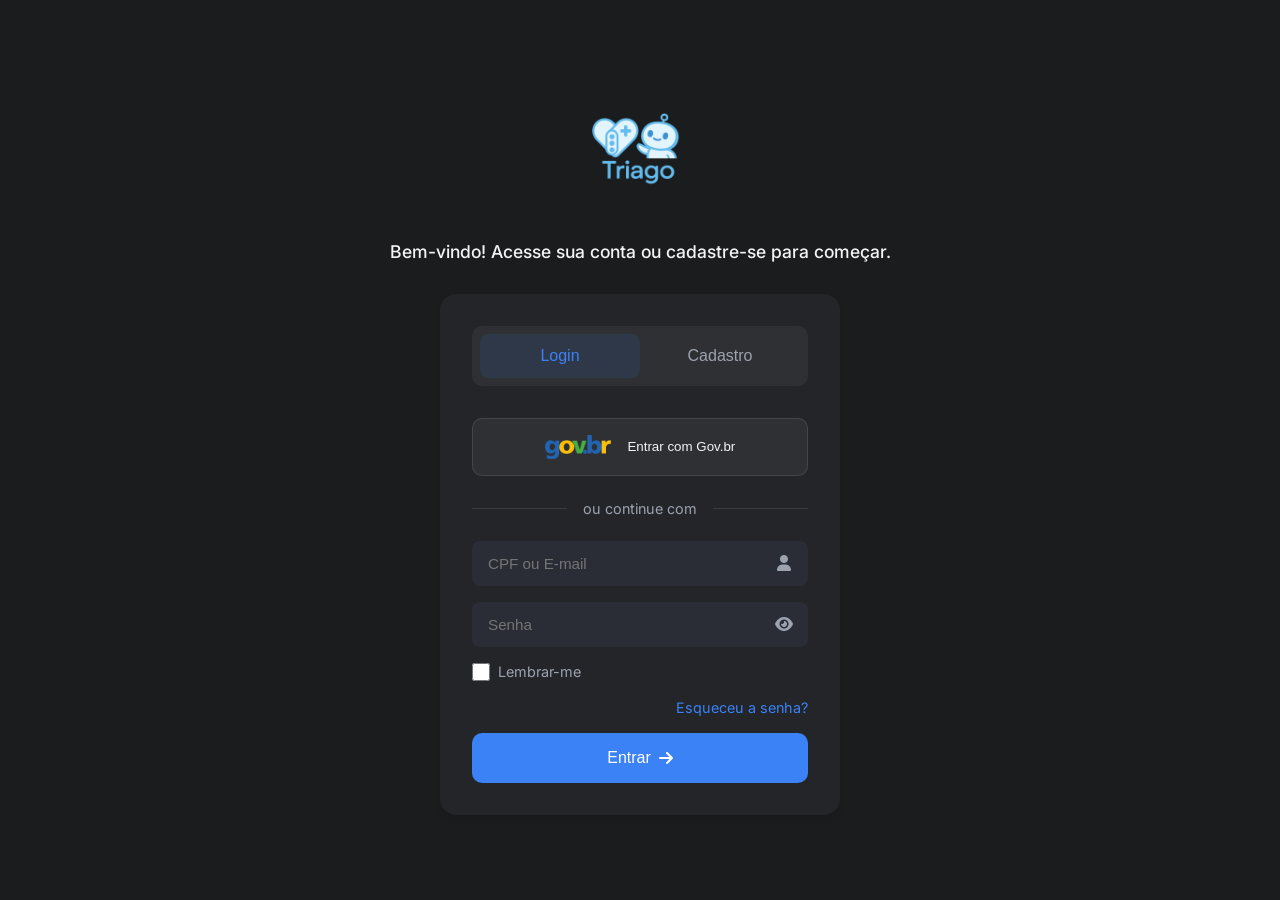
<file: index.html>
<!DOCTYPE html>
<html lang="pt-BR">
<head>
    <meta charset="UTF-8">
    <meta name="viewport" content="width=device-width, initial-scale=1.0">
    <title>Triago - Login</title>
    <link rel="stylesheet" href="https://cdnjs.cloudflare.com/ajax/libs/font-awesome/6.0.0/css/all.min.css">
    <style>
        @import url('https://fonts.googleapis.com/css2?family=Inter:wght@400;500;600&display=swap');

        html {
            scroll-behavior: smooth;
        }

        :root {
            --primary: #3b82f6;
            --primary-dark: #1d4ed8;
            --background: #1a1c1e;
            --surface: #232529;
            --input-bg: #2a2d35;
            --requirements-bg: #1e2023;
            --text: #f3f4f6;
            --text-secondary: #9ca3af;
            --error: #ef4444;
            --border-color: rgba(255, 255, 255, 0.1);
        }

        * {
            box-sizing: border-box;
            margin: 0;
            padding: 0;
        }

        body {
            background: var(--background);
            color: var(--text);
            font-family: 'Inter', sans-serif;
            margin: 0;
            padding: 20px;
            min-height: 100vh;
            display: flex;
            flex-direction: column;
            align-items: center;
            justify-content: center;
        }

        .logo-container {
            text-align: center;
            margin-bottom: 2rem;
            animation: fadeIn 0.5s ease;
        }

        .logo-container img {
            width: 120px;
            height: auto;
        }

        .welcome-text {
            text-align: center;
            margin-bottom: 2rem;
            color: var(--text);
            font-size: 1.1rem;
            font-weight: 500;
            animation: fadeIn 0.5s ease 0.2s both;
        }

        .auth-container {
            width: 100%;
            max-width: 400px;
            padding: 2rem;
            background: var(--surface);
            border-radius: 16px;
            box-shadow: 0 4px 6px rgba(0, 0, 0, 0.1);
            animation: slideUp 0.5s ease 0.4s both;
        }

        .auth-tabs {
            display: flex;
            margin-bottom: 2rem;
            background: rgba(255, 255, 255, 0.05);
            border-radius: 10px;
            padding: 0.5rem;
        }

        .auth-tab {
            flex: 1;
            padding: 0.8rem;
            border: none;
            background: none;
            color: var(--text-secondary);
            font-size: 1rem;
            font-weight: 500;
            cursor: pointer;
            border-radius: 8px;
            transition: all 0.3s ease;
        }

        .auth-tab.active {
            background: rgba(59, 130, 246, 0.1);
            color: var(--primary);
        }

        .govbr-button {
            width: 100%;
            padding: 1rem;
            border: 1px solid rgba(255, 255, 255, 0.1);
            border-radius: 10px;
            background: rgba(255, 255, 255, 0.05);
            color: var(--text);
            display: flex;
            align-items: center;
            justify-content: center;
            gap: 1rem;
            cursor: pointer;
            transition: all 0.3s ease;
            margin-bottom: 1.5rem;
            font-weight: 500;
        }

        .govbr-button:hover {
            background: rgba(255, 255, 255, 0.1);
            transform: translateY(-1px);
        }

        .govbr-button img {
            height: 24px;
        }

        .divider {
            text-align: center;
            margin: 1.5rem 0;
            color: var(--text-secondary);
            display: flex;
            align-items: center;
            gap: 1rem;
            font-size: 0.9rem;
        }

        .divider::before,
        .divider::after {
            content: '';
            flex: 1;
            height: 1px;
            background: rgba(255, 255, 255, 0.1);
        }

        .input-field {
            width: 100%;
            padding: 0.875rem 1rem;
            background: var(--input-bg);
            border: none;
            border-radius: 8px;
            color: var(--text);
            font-size: 0.95rem;
            transition: all 0.3s ease;
        }

        .input-field:focus {
            outline: none;
            box-shadow: 0 0 0 2px rgba(59, 130, 246, 0.3);
        }

        .input-group {
            position: relative;
            margin-bottom: 1rem;
            display: flex;
            align-items: center;
        }

        .input-group input {
            width: 100%;
            padding: 0.875rem 1rem;
            padding-right: 2.5rem;
            background: var(--input-bg);
            border: none;
            border-radius: 8px;
            color: var(--text);
            font-size: 0.95rem;
            transition: all 0.3s ease;
        }

        .input-group .icon-wrapper {
            position: absolute;
            right: 0.75rem;
            top: 50%;
            transform: translateY(-50%);
            color: var(--text-secondary);
            cursor: pointer;
            transition: all 0.3s ease;
            padding: 0.25rem;
            border-radius: 50%;
            z-index: 10;
            display: flex;
            align-items: center;
            justify-content: center;
            background: transparent;
            pointer-events: auto;
            width: 24px;
            height: 24px;
            -webkit-appearance: none;
        }

        .input-group .icon-wrapper i,
        .input-group .icon-wrapper .fas {
            color: var(--text-secondary) !important;
            font-size: 1rem;
            pointer-events: none;
            display: flex;
            align-items: center;
            justify-content: center;
            width: 100%;
            height: 100%;
        }

        .input-group .icon-wrapper:hover {
            color: var(--text);
            background: rgba(255, 255, 255, 0.1);
        }

        .input-group .icon-wrapper:hover i,
        .input-group .icon-wrapper:hover .fas {
            color: var(--text) !important;
        }

        /* Ensure icons stay visible */
        .input-group input:focus + .icon-wrapper,
        .input-group input:active + .icon-wrapper,
        .input-group input:hover + .icon-wrapper {
            opacity: 1;
            visibility: visible;
        }

        .requirements-field {
            width: 100%;
            padding: 0.875rem 1rem;
            background: var(--input-bg);
            border: none;
            border-radius: 8px;
            color: var(--text-secondary);
            font-size: 0.95rem;
            margin-bottom: 1rem;
        }

        .requirements-field span {
            display: block;
            margin-bottom: 0.5rem;
            color: var(--text-secondary);
        }

        .requirements-field ul {
            list-style: none;
            padding: 0;
            margin: 0;
        }

        .requirements-field li {
            display: flex;
            align-items: center;
            gap: 0.5rem;
            margin: 0.375rem 0;
            color: var(--text-secondary);
            font-size: 0.875rem;
        }

        .requirements-field li i {
            font-size: 0.625rem;
            width: 12px;
            height: 12px;
            display: flex;
            align-items: center;
            justify-content: center;
            border-radius: 50%;
            background: rgba(255, 255, 255, 0.1);
        }

        .requirements-field li.valid {
            color: var(--text);
        }

        .requirements-field li.valid i {
            background: var(--primary);
            color: var(--text);
        }

        .checkbox-group {
            display: flex;
            align-items: center;
            gap: 0.5rem;
            margin: 1rem 0;
        }

        .checkbox-group input[type="checkbox"] {
            width: 18px;
            height: 18px;
            accent-color: var(--primary);
        }

        .checkbox-group label {
            color: var(--text-secondary);
            font-size: 0.9rem;
        }

        .checkbox-group label a {
            color: var(--primary);
            text-decoration: none;
        }

        .auth-links {
            text-align: right;
            margin: 1rem 0;
        }

        .auth-links a {
            color: var(--primary);
            text-decoration: none;
            font-size: 0.9rem;
            transition: all 0.3s ease;
        }

        .auth-links a:hover {
            color: var(--primary-dark);
            text-decoration: underline;
        }

        .btn {
            width: 100%;
            padding: 1rem;
            border: none;
            border-radius: 10px;
            font-size: 1rem;
            font-weight: 500;
            cursor: pointer;
            display: flex;
            align-items: center;
            justify-content: center;
            gap: 0.5rem;
            transition: all 0.3s ease;
        }

        .btn-primary {
            background: var(--primary);
            color: white;
        }

        .btn-primary:hover {
            background: var(--primary-dark);
            transform: translateY(-1px);
        }

        #loginForm, #cadastroForm {
            display: none;
            opacity: 0;
            transform: translateY(10px);
            transition: all 0.3s ease;
        }

        #loginForm.active, #cadastroForm.active {
            display: block;
            opacity: 1;
            transform: translateY(0);
        }

        .error-message {
            color: var(--error);
            font-size: 0.85rem;
            margin-top: 0.5rem;
            display: none;
            animation: fadeIn 0.3s ease;
        }

        @keyframes fadeIn {
            from { opacity: 0; transform: translateY(-5px); }
            to { opacity: 1; transform: translateY(0); }
        }

        @keyframes slideUp {
            from {
                opacity: 0;
                transform: translateY(20px);
            }
            to {
                opacity: 1;
                transform: translateY(0);
            }
        }

        @media (max-width: 480px) {
            body {
                padding: 16px;
            }

            .auth-container {
                padding: 1.5rem;
            }

            .welcome-text {
                font-size: 1rem;
            }
        }

        /* Toast container styles */
        .toast-container {
            position: fixed;
            top: 1rem;
            right: 1rem;
            z-index: 1000;
        }

        .toast {
            background: var(--surface);
            color: var(--text);
            padding: 1rem;
            border-radius: 8px;
            margin-bottom: 0.5rem;
            display: flex;
            align-items: center;
            gap: 0.5rem;
            box-shadow: 0 4px 6px rgba(0, 0, 0, 0.1);
            animation: slideIn 0.3s ease;
        }

        .toast.error {
            background: #ef4444;
        }

        .toast.success {
            background: #10b981;
        }

        @keyframes slideIn {
            from { transform: translateX(100%); opacity: 0; }
            to { transform: translateX(0); opacity: 1; }
        }

        /* Specific styles for the calendar icon */
        input[type="date"] {
            color-scheme: dark;
        }
        
        input[type="date"]::-webkit-calendar-picker-indicator {
            filter: invert(1);
            cursor: pointer;
            opacity: 0.7;
            background: transparent;
        }

        input[type="date"]::-webkit-calendar-picker-indicator:hover {
            opacity: 1;
        }

        /* Hide default calendar icon */
        input[type="date"]::-webkit-inner-spin-button,
        input[type="date"]::-webkit-calendar-picker-indicator {
            display: none;
            -webkit-appearance: none;
        }

        #cadastroCPF {
            letter-spacing: 1px;
        }

        .input-group input[type="date"] {
            padding-right: 1rem;
        }

        .input-group input[type="date"] + .icon-wrapper {
            pointer-events: none;
        }

        /* Additional password field specific styles */
        input[type="password"] {
            -webkit-text-security: disc !important;
            -webkit-appearance: none !important;
            appearance: none !important;
        }

        input[type="password"]::-webkit-inner-spin-button,
        input[type="password"]::-webkit-outer-spin-button,
        input[type="password"]::-webkit-search-cancel-button {
            -webkit-appearance: none !important;
            appearance: none !important;
            display: none !important;
        }

        /* Force hide any browser specific password reveal icons */
        input[type="password"]::-ms-reveal,
        input[type="password"]::-ms-clear {
            display: none !important;
            width: 0 !important;
            height: 0 !important;
        }

        /* Ensure custom icon remains visible and properly styled */
        .input-group input[type="password"] + .icon-wrapper i {
            color: var(--text-secondary) !important;
            opacity: 1 !important;
            display: flex !important;
            align-items: center !important;
            justify-content: center !important;
        }

        .scroll-to-top {
            position: fixed;
            bottom: 20px;
            right: 20px;
            background: var(--primary);
            color: white;
            width: 40px;
            height: 40px;
            border-radius: 50%;
            display: flex;
            align-items: center;
            justify-content: center;
            cursor: pointer;
            opacity: 0;
            visibility: hidden;
            transition: all 0.3s ease;
            box-shadow: 0 2px 10px rgba(0, 0, 0, 0.2);
            z-index: 1000;
        }

        .scroll-to-top.visible {
            opacity: 1;
            visibility: visible;
        }

        .scroll-to-top:hover {
            background: var(--primary-dark);
            transform: translateY(-2px);
        }
    </style>
</head>
<body>
    <div id="toastContainer" class="toast-container"></div>

    <div class="logo-container">
        <img src="Logo.png" alt="Triago">
    </div>

    <div class="welcome-text">
        Bem-vindo! Acesse sua conta ou cadastre-se para começar.
            </div>

    <div class="auth-container">
            <div class="auth-tabs">
                <button class="auth-tab active" onclick="switchTab('login')">Login</button>
                <button class="auth-tab" onclick="switchTab('cadastro')">Cadastro</button>
            </div>

        <!-- Login Form -->
        <div id="loginForm" class="active">
                <button class="govbr-button" onclick="loginWithGovBr()">
                    <img src="govbr-logo.png" alt="Gov.br">
                Entrar com Gov.br
                </button>

            <div class="divider">ou continue com</div>

            <div class="input-group">
                <input type="text" id="username" placeholder="CPF ou E-mail" autocomplete="username">
                <div class="icon-wrapper">
                    <i class="fas fa-user"></i>
                </div>
                <div class="error-message" id="username-error"></div>
            </div>

            <div class="input-group">
                <input type="password" id="password" placeholder="Senha" autocomplete="current-password">
                <div class="icon-wrapper" onclick="togglePassword('password')">
                    <i class="fas fa-eye"></i>
                </div>
                <div class="error-message" id="password-error"></div>
            </div>

            <div class="checkbox-group">
                <input type="checkbox" id="lembrar">
                <label for="lembrar">Lembrar-me</label>
                </div>

            <div class="auth-links">
                <a href="#" onclick="showResetPassword()">Esqueceu a senha?</a>
            </div>

            <button class="btn btn-primary" onclick="handleLogin()">
                Entrar <i class="fas fa-arrow-right"></i>
            </button>
        </div>

        <!-- Cadastro Form -->
        <div id="cadastroForm">
            <div class="input-group">
                <input type="text" id="cadastroNome" placeholder="Nome completo" autocomplete="name">
                <div class="icon-wrapper">
                    <i class="fas fa-user"></i>
                </div>
                <div class="error-message" id="nome-error"></div>
                </div>

            <div class="input-group">
                <input type="text" id="cadastroCPF" placeholder="CPF" maxlength="14" autocomplete="off">
                <div class="icon-wrapper">
                    <i class="fas fa-id-card"></i>
                </div>
                <div class="error-message" id="cpf-error"></div>
                </div>

            <div class="input-group">
                <input type="date" id="cadastroNascimento" placeholder="Data de Nascimento" max="9999-12-31">
                <div class="icon-wrapper">
                    <i class="fas fa-calendar-alt"></i>
                </div>
                <div class="error-message" id="nascimento-error"></div>
            </div>

            <div class="input-group">
                <input type="email" id="cadastroEmail" placeholder="E-mail" autocomplete="email">
                <div class="icon-wrapper">
                    <i class="fas fa-envelope"></i>
                </div>
                <div class="error-message" id="email-error"></div>
            </div>

            <div class="input-group">
                <input type="tel" id="cadastroTelefone" placeholder="Telefone" maxlength="15" autocomplete="tel">
                <div class="icon-wrapper">
                    <i class="fas fa-phone"></i>
                </div>
                <div class="error-message" id="telefone-error"></div>
            </div>

            <div class="input-group">
                <input type="password" id="cadastroSenha" class="input-field" placeholder="Senha" autocomplete="new-password">
                <div class="icon-wrapper" onclick="togglePassword('cadastroSenha')">
                    <i class="fas fa-eye"></i>
                </div>
            </div>

            <div class="requirements-field">
                <span>A senha deve conter:</span>
                <ul>
                    <li><i class="fas fa-circle"></i> Mínimo de 8 caracteres</li>
                    <li><i class="fas fa-circle"></i> Uma letra maiúscula</li>
                    <li><i class="fas fa-circle"></i> Um número</li>
                    <li><i class="fas fa-circle"></i> Um caractere especial (!@#$%^&*)</li>
                </ul>
    </div>

            <div class="input-group">
                <input type="password" id="confirmSenha" class="input-field" placeholder="Confirmar senha" autocomplete="new-password">
                <div class="icon-wrapper" onclick="togglePassword('confirmSenha')">
                    <i class="fas fa-eye"></i>
                </div>
            </div>

            <div class="checkbox-group">
                <input type="checkbox" id="termos">
                <label for="termos">Li e aceito os <a href="#" onclick="showTerms()">termos de uso</a></label>
            </div>

            <button class="btn btn-primary" onclick="handleCadastro()">
                Criar conta <i class="fas fa-user-plus"></i>
            </button>
        </div>
    </div>

    <button class="scroll-to-top" onclick="scrollToTop()" title="Voltar ao topo">
        <i class="fas fa-arrow-up"></i>
    </button>

    <script>
        // Função para alternar visibilidade da senha
        function togglePassword(inputId) {
            const input = document.getElementById(inputId);
            const icon = input.nextElementSibling.querySelector('i');
            
            if (input.type === 'password') {
                input.type = 'text';
                icon.classList.remove('fa-eye');
                icon.classList.add('fa-eye-slash');
            } else {
                input.type = 'password';
                icon.classList.remove('fa-eye-slash');
                icon.classList.add('fa-eye');
            }
            
            // Mantém o foco no input
            input.focus();
        }

        // Adiciona listeners para manter os ícones visíveis
        document.addEventListener('DOMContentLoaded', function() {
            const inputs = document.querySelectorAll('.input-group input');
            
            inputs.forEach(input => {
                const iconWrapper = input.nextElementSibling;
                if (iconWrapper && iconWrapper.classList.contains('icon-wrapper')) {
                    iconWrapper.style.opacity = '1';
                    iconWrapper.style.visibility = 'visible';
                }
            });
        });

        // Função para salvar os dados do usuário
        function handleCadastro() {
            const nome = document.getElementById('cadastroNome').value;
            const email = document.getElementById('cadastroEmail').value;
            const cpf = document.getElementById('cadastroCPF').value;
            const nascimento = document.getElementById('cadastroNascimento').value;
            const senha = document.getElementById('cadastroSenha').value;
            const confirmSenha = document.getElementById('confirmSenha').value;
            const termos = document.getElementById('termos').checked;
            const telefone = document.getElementById('cadastroTelefone').value;
            
            // Validação de campos obrigatórios
            if (!nome || !email || !cpf || !nascimento || !senha || !confirmSenha || !telefone) {
                showToast('Por favor, preencha todos os campos obrigatórios', 'error');
                return;
            }
            
            // Validações existentes...
            
            // Salvar dados do usuário
            const userData = {
                nome,
                email,
                cpf,
                nascimento,
                telefone,
                idade: SecurityUtils.calculateAge(nascimento),
                senha: SecurityUtils.hashPassword(senha),
                dataCadastro: new Date().toISOString()
            };
            
            // Salvar no localStorage
            localStorage.setItem('userData', JSON.stringify(userData));
            
            showToast('Conta criada com sucesso!', 'success');
            
            setTimeout(() => {
                switchTab('login');
            }, 1500);
        }

        // Função para formatar telefone
        function formatTelefone(telefone) {
            telefone = telefone.replace(/\D/g, '');
            if (telefone.length === 11) {
                return telefone.replace(/^(\d{2})(\d{5})(\d{4})$/, '($1) $2-$3');
            } else if (telefone.length === 10) {
                return telefone.replace(/^(\d{2})(\d{4})(\d{4})$/, '($1) $2-$3');
            }
            return telefone;
        }

        // Adicionar máscara ao telefone
        document.addEventListener('DOMContentLoaded', function() {
            const telefoneInput = document.getElementById('cadastroTelefone');
            if (telefoneInput) {
                telefoneInput.addEventListener('input', function(e) {
                    let value = e.target.value.replace(/\D/g, '');
                    if (value.length <= 11) {
                        e.target.value = formatTelefone(value);
                    }
                });
            }
        });

        // Função para formatar data
        function formatarData(data) {
            if (!data) return '-';
            const [ano, mes, dia] = data.split('-');
            return `${dia}/${mes}/${ano}`;
        }

        // Carregar dados do usuário
        document.addEventListener('DOMContentLoaded', function() {
            const userData = JSON.parse(localStorage.getItem('userData'));
            if (userData) {
                if (document.querySelector('.user-name')) {
                    document.querySelector('.user-name').textContent = userData.nome || 'Usuário';
                }
                if (document.getElementById('infoNome')) {
                    document.getElementById('infoNome').textContent = userData.nome || '-';
                }
                if (document.getElementById('infoCPF')) {
                    document.getElementById('infoCPF').textContent = userData.cpf || '-';
                }
                if (document.getElementById('infoEmail')) {
                    document.getElementById('infoEmail').textContent = userData.email || '-';
                }
                if (document.getElementById('infoNascimento')) {
                    document.getElementById('infoNascimento').textContent = formatarData(userData.nascimento) || '-';
                }
                if (document.getElementById('infoTelefone')) {
                    document.getElementById('infoTelefone').textContent = userData.telefone || '-';
                }
            }
        });

        // Função para controlar o botão de voltar ao topo
        window.onscroll = function() {
            const scrollButton = document.querySelector('.scroll-to-top');
            if (document.body.scrollTop > 20 || document.documentElement.scrollTop > 20) {
                scrollButton.classList.add('visible');
            } else {
                scrollButton.classList.remove('visible');
            }
        };

        function scrollToTop() {
            window.scrollTo({
                top: 0,
                behavior: 'smooth'
            });
        }
    </script>
    <script src="app.js"></script>
</body>
</html>
</file>
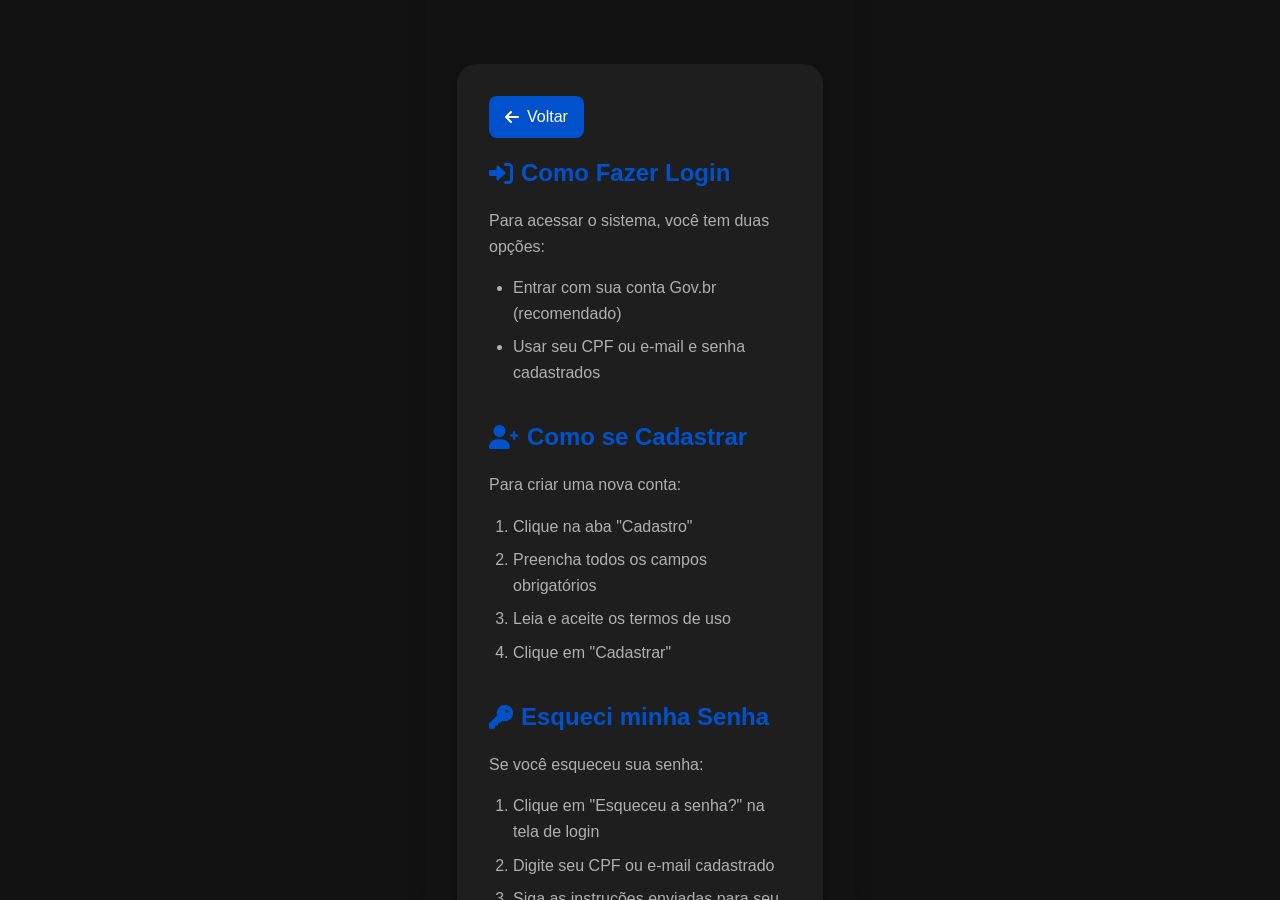
<file: ajuda.html>
<!DOCTYPE html>
<html lang="pt-BR">
<head>
    <meta charset="UTF-8">
    <meta name="viewport" content="width=device-width, initial-scale=1.0, maximum-scale=1.0, user-scalable=no">
    <meta name="theme-color" content="#0052CC">
    <title>Página de Ajuda - Sistema de Triagem</title>
    <link rel="stylesheet" href="styles.css">
    <link rel="stylesheet" href="https://cdnjs.cloudflare.com/ajax/libs/font-awesome/6.0.0-beta3/css/all.min.css">
    <link href="https://fonts.googleapis.com/css2?family=Roboto:wght@300;400;500;700&display=swap" rel="stylesheet">
    <style>
        :root {
            --background: #121212;
            --surface: #1E1E1E;
            --primary: #0052CC;
            --primary-dark: #0747A6;
            --text-primary: #FFFFFF;
            --text-secondary: #B0B0B0;
            --shadow-lg: 0 4px 6px rgba(0, 0, 0, 0.3);
        }

        body {
            background-color: var(--background);
            color: var(--text-primary);
        }

        .help-container {
            max-width: 800px;
            margin: 2rem auto;
            padding: 2rem;
            background: var(--surface);
            border-radius: 20px;
            box-shadow: var(--shadow-lg);
        }

        .help-section {
            margin-bottom: 2rem;
            color: var(--text-primary);
        }

        .help-section h2 {
            color: var(--primary);
            margin-bottom: 1rem;
            display: flex;
            align-items: center;
            gap: 0.5rem;
        }

        .help-section p {
            margin-bottom: 1rem;
            line-height: 1.6;
            color: var(--text-secondary);
        }

        .help-section ul, .help-section ol {
            color: var(--text-secondary);
            padding-left: 1.5rem;
        }

        .help-section li {
            margin-bottom: 0.5rem;
        }

        .back-button {
            display: inline-flex;
            align-items: center;
            gap: 0.5rem;
            padding: 0.5rem 1rem;
            background: var(--primary);
            color: var(--text-primary);
            border-radius: 8px;
            text-decoration: none;
            margin-bottom: 1rem;
            transition: background-color 0.3s ease;
        }

        .back-button:hover {
            background: var(--primary-dark);
        }

        a {
            color: var(--primary);
            text-decoration: none;
            transition: color 0.3s ease;
        }

        a:hover {
            color: var(--primary-dark);
        }
    </style>
</head>
<body>
    <div class="main-container" style="min-height: 100vh; background: var(--background); padding: 2rem;">
        <div class="help-container">
            <a href="#" onclick="handleBackClick()" class="back-button">
                <i class="fas fa-arrow-left"></i>
                Voltar
            </a>

            <div class="help-section">
                <h2><i class="fas fa-sign-in-alt"></i> Como Fazer Login</h2>
                <p>Para acessar o sistema, você tem duas opções:</p>
                <ul>
                    <li>Entrar com sua conta Gov.br (recomendado)</li>
                    <li>Usar seu CPF ou e-mail e senha cadastrados</li>
                </ul>
            </div>

            <div class="help-section">
                <h2><i class="fas fa-user-plus"></i> Como se Cadastrar</h2>
                <p>Para criar uma nova conta:</p>
                <ol>
                    <li>Clique na aba "Cadastro"</li>
                    <li>Preencha todos os campos obrigatórios</li>
                    <li>Leia e aceite os termos de uso</li>
                    <li>Clique em "Cadastrar"</li>
                </ol>
            </div>

            <div class="help-section">
                <h2><i class="fas fa-key"></i> Esqueci minha Senha</h2>
                <p>Se você esqueceu sua senha:</p>
                <ol>
                    <li>Clique em "Esqueceu a senha?" na tela de login</li>
                    <li>Digite seu CPF ou e-mail cadastrado</li>
                    <li>Siga as instruções enviadas para seu e-mail</li>
                </ol>
            </div>

            <div class="help-section">
                <h2><i class="fas fa-question-circle"></i> Problemas Comuns</h2>
                <p>Se você encontrar algum problema:</p>
                <ul>
                    <li>Verifique se todos os campos foram preenchidos corretamente</li>
                    <li>Certifique-se de que sua conexão com a internet está funcionando</li>
                    <li>Limpe o cache do seu navegador e tente novamente</li>
                    <li>Se o problema persistir, entre em contato com o suporte</li>
                </ul>
            </div>

            <div class="help-section">
                <h2><i class="fas fa-headset"></i> Suporte</h2>
                <p>Para obter ajuda adicional:</p>
                <ul>
                    <li>E-mail: suporte@sistemadetriagem.com.br</li>
                    <li>Telefone: (XX) XXXX-XXXX</li>
                    <li>Horário de atendimento: Segunda a Sexta, 8h às 18h</li>
                </ul>
            </div>
        </div>
    </div>
    <script>
        function handleBackClick() {
            const urlParams = new URLSearchParams(window.location.search);
            const returnTo = urlParams.get('returnTo');
            
            if (returnTo) {
                window.location.href = returnTo;
            } else {
                window.location.href = 'inicio.html';
            }
        }
    </script>
</body>
</html>
</file>
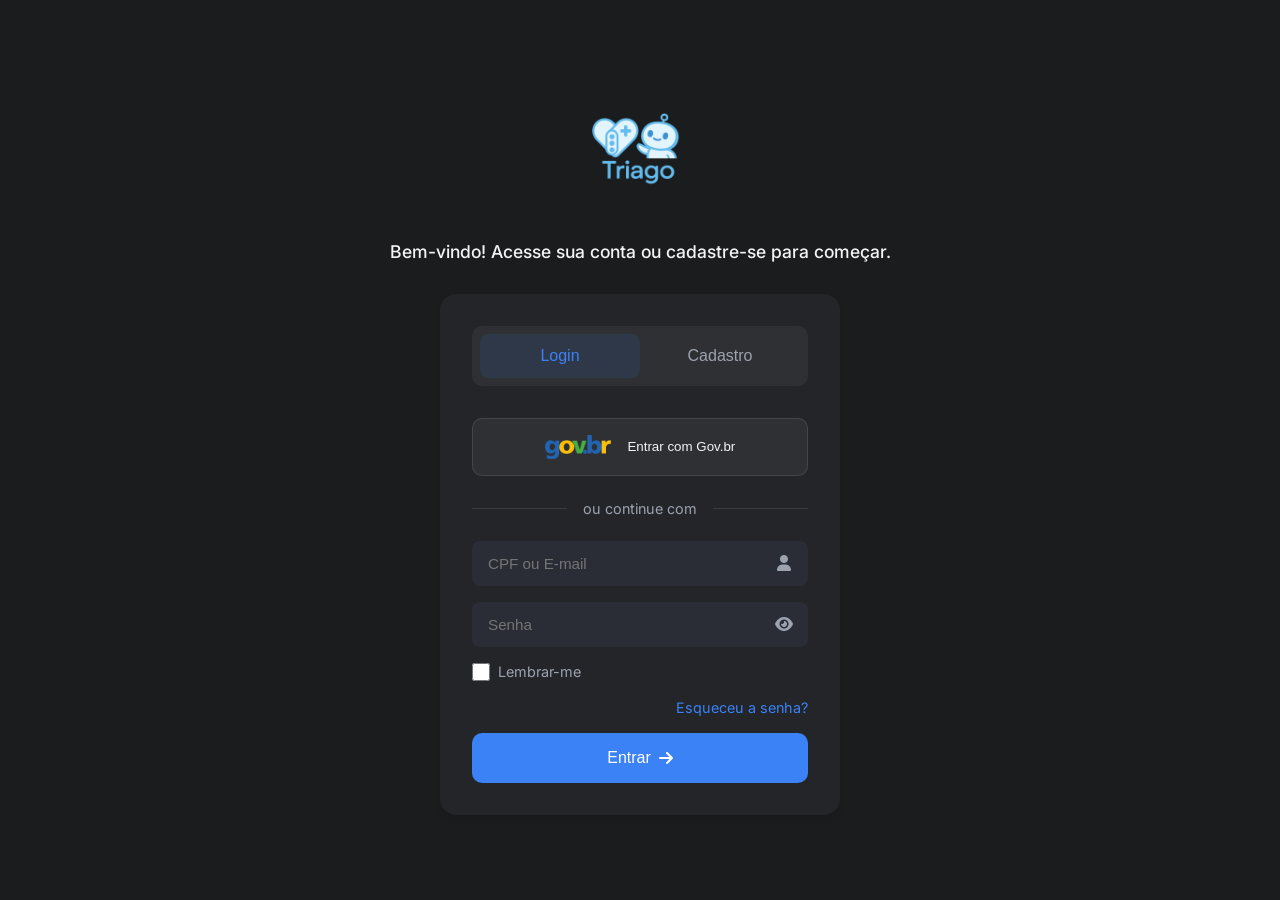
<file: configuracoes.html>
<!DOCTYPE html>
<html lang="pt-BR" data-theme="light">
<head>
    <meta charset="UTF-8">
    <meta name="viewport" content="width=device-width, initial-scale=1.0, maximum-scale=1.0, user-scalable=no">
    <meta name="theme-color" content="#1565c0">
    <meta name="apple-mobile-web-app-capable" content="yes">
    <meta name="apple-mobile-web-app-status-bar-style" content="black-translucent">
    <title>Configurações - Sistema de Triagem</title>
    <link rel="stylesheet" href="styles.css">
    <link rel="stylesheet" href="https://cdnjs.cloudflare.com/ajax/libs/font-awesome/6.0.0-beta3/css/all.min.css">
    <link href="https://fonts.googleapis.com/css2?family=Roboto:wght@300;400;500;700&display=swap" rel="stylesheet">
</head>
<body>
    <div class="main-container">
        <header class="header">
            <h1>Configurações</h1>
        </header>

        <main class="content page-transition">
            <div class="settings-container">
                <div class="settings-group">
                    <h2>Configurações</h2>
                    <div class="settings-item">
                        <span>Tema Escuro</span>
                        <label class="switch">
                            <input type="checkbox" id="themeToggle" onchange="toggleTheme()">
                            <span class="slider round"></span>
                        </label>
                    </div>
                </div>

                <div class="settings-group">
                    <button class="logout-button" onclick="handleLogout()">
                        <i class="fas fa-sign-out-alt"></i>
                        Sair
                    </button>
                </div>

                <div class="settings-card">
                    <h2>Notificações</h2>
                    <div class="setting-item">
                        <span>Alertas de Prioridade</span>
                        <label class="switch">
                            <input type="checkbox" id="priorityAlerts">
                            <span class="slider round"></span>
                        </label>
                    </div>
                </div>

                <div class="settings-card">
                    <h2>Dados</h2>
                    <button class="settings-button" onclick="exportData()">
                        <i class="fas fa-download"></i>
                        Exportar Dados
                    </button>
                    <button class="settings-button danger" onclick="clearData()">
                        <i class="fas fa-trash"></i>
                        Limpar Dados
                    </button>
                </div>

                <div class="settings-card">
                    <h2>Sobre</h2>
                    <div class="about-info">
                        <p>Versão 1.0.0</p>
                        <p>© 2025 Sistema de Triagem</p>
                    </div>
                </div>
            </div>
        </main>

        <nav class="nav-bar">
            <a href="inicio.html" class="nav-item">
                <i class="fas fa-home"></i>
                <span>Início</span>
            </a>
            <a href="historico.html" class="nav-item">
                <i class="fas fa-history"></i>
                <span>Histórico</span>
            </a>
            <a href="configuracoes.html" class="nav-item active">
                <i class="fas fa-cog"></i>
                <span>Config</span>
            </a>
        </nav>

        <footer class="app-footer">
            <p>Sistema de Triagem Virtual</p>
            <div class="footer-links">
                <a href="#" class="footer-link">Termos de Uso</a>
                <span class="footer-divider">|</span>
                <a href="#" class="footer-link">Privacidade</a>
                <span class="footer-divider">|</span>
                <a href="#" class="footer-link">Ajuda</a>
            </div>
            <p class="version">Versão 1.0.0</p>
        </footer>
    </div>

    <div id="toastContainer"></div>
    <script src="app.js"></script>
    <script>
        document.addEventListener('DOMContentLoaded', function() {
            const currentUser = localStorage.getItem('currentUser');
            if (!currentUser) {
                window.location.replace('index.html');
                return;
            }
        });

        function handleLogout() {
            localStorage.removeItem('currentUser');
            window.location.replace('index.html');
        }

        function exportData() {
            // Implementar exportação de dados
            alert('Função em desenvolvimento');
        }

        function clearData() {
            if (confirm('Tem certeza que deseja limpar todos os dados?')) {
                localStorage.clear();
                alert('Dados limpos com sucesso');
                window.location.replace('index.html');
            }
        }
    </script>

    <style>
        .settings-container {
            padding: 1rem;
            max-width: 600px;
            margin: 0 auto;
            overflow-y: auto;
            -webkit-overflow-scrolling: touch;
        }

        .settings-group {
            background: var(--surface);
            border-radius: 12px;
            padding: 1.5rem;
            margin-bottom: 1rem;
            box-shadow: 0 2px 4px rgba(0, 0, 0, 0.1);
        }

        .settings-group h2 {
            margin: 0 0 1rem 0;
            color: var(--text-primary);
            font-size: 1.25rem;
        }

        .settings-item {
            display: flex;
            justify-content: space-between;
            align-items: center;
            padding: 0.5rem 0;
        }

        .settings-card {
            background: var(--surface);
            border-radius: 12px;
            padding: 1.5rem;
            margin-bottom: 1rem;
            box-shadow: 0 2px 4px rgba(0, 0, 0, 0.1);
        }

        .logout-button {
            width: 100%;
            padding: 1rem;
            background: #dc3545;
            color: white;
            border: none;
            border-radius: 8px;
            font-size: 1rem;
            font-weight: 500;
            display: flex;
            align-items: center;
            justify-content: center;
            gap: 0.5rem;
            cursor: pointer;
            transition: all 0.3s ease;
        }

        .logout-button:hover {
            background: #c82333;
            transform: translateY(-1px);
        }

        .logout-button:active {
            transform: translateY(0);
        }

        .logout-button i {
            font-size: 1.1rem;
        }

        .settings-button {
            width: 100%;
            padding: 1rem;
            margin-bottom: 0.5rem;
            border: none;
            border-radius: 8px;
            font-size: 1rem;
            font-weight: 500;
            display: flex;
            align-items: center;
            justify-content: center;
            gap: 0.5rem;
            cursor: pointer;
            transition: all 0.3s ease;
            background: var(--primary);
            color: white;
        }

        .settings-button.danger {
            background: #dc3545;
        }

        .settings-button:last-child {
            margin-bottom: 0;
        }

        .about-info {
            color: var(--text-secondary);
            text-align: center;
        }

        .about-info p {
            margin: 0.5rem 0;
        }
    </style>
</body>
</html>
</file>
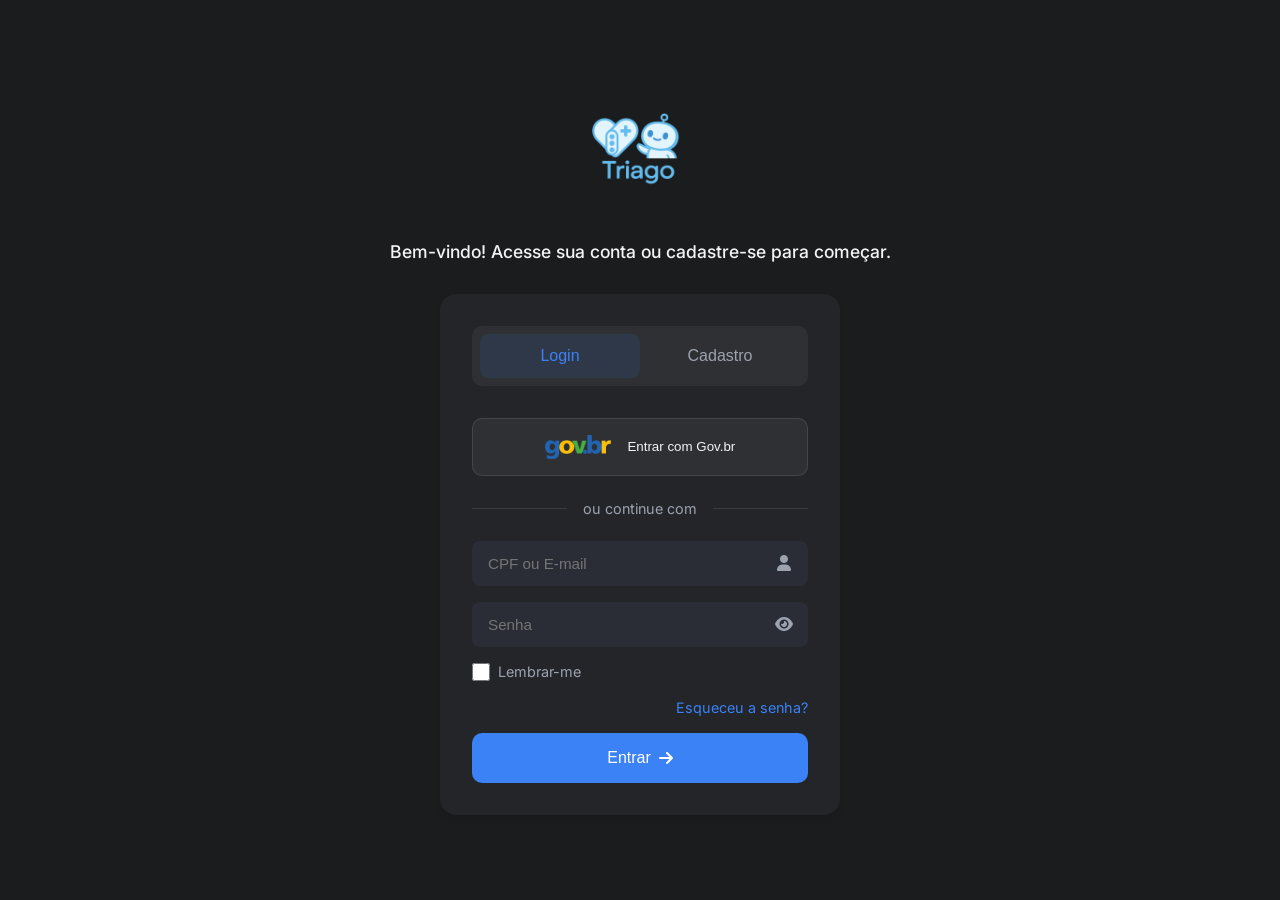
<file: dados-pessoais.html>
<!DOCTYPE html>
<html lang="pt-BR" data-theme="light">
<head>
    <meta charset="UTF-8">
    <meta name="viewport" content="width=device-width, initial-scale=1.0, maximum-scale=1.0, user-scalable=no">
    <meta name="theme-color" content="#1565c0">
    <meta name="apple-mobile-web-app-capable" content="yes">
    <meta name="apple-mobile-web-app-status-bar-style" content="black-translucent">
    <title>Meus Dados - Sistema de Triagem</title>
    <link rel="stylesheet" href="styles.css">
    <link rel="stylesheet" href="https://cdnjs.cloudflare.com/ajax/libs/font-awesome/6.0.0-beta3/css/all.min.css">
    <link href="https://fonts.googleapis.com/css2?family=Roboto:wght@300;400;500;700&display=swap" rel="stylesheet">
</head>
<body>
    <div class="main-container">
        <header class="header">
            <h1>Meus Dados</h1>
        </header>
        <main class="content page-transition">
            <div class="profile-container">
                <div class="profile-header">
                    <div class="profile-avatar">
                        <i class="fas fa-user"></i>
                    </div>
                    <h2 class="user-name">Carregando...</h2>
                </div>
                <div class="profile-info">
                    <div class="info-group">
                        <i class="fas fa-id-card"></i>
                        <div class="info-details">
                            <span class="info-label">Nome</span>
                            <span class="info-value" id="infoNome">Carregando...</span>
                        </div>
                    </div>
                    <div class="info-group">
                        <i class="fas fa-address-card"></i>
                        <div class="info-details">
                            <span class="info-label">CPF</span>
                            <span class="info-value" id="infoCPF">Carregando...</span>
                        </div>
                    </div>
                    <div class="info-group">
                        <i class="fas fa-envelope"></i>
                        <div class="info-details">
                            <span class="info-label">E-mail</span>
                            <span class="info-value" id="infoEmail">Carregando...</span>
                        </div>
                    </div>
                    <div class="info-group">
                        <i class="fas fa-birthday-cake"></i>
                        <div class="info-details">
                            <span class="info-label">Data de Nascimento</span>
                            <span class="info-value" id="infoNascimento">Carregando...</span>
                        </div>
                    </div>
                    <div class="info-group">
                        <i class="fas fa-phone"></i>
                        <div class="info-details">
                            <span class="info-label">Telefone</span>
                            <span class="info-value" id="infoTelefone">Carregando...</span>
                        </div>
                    </div>
                </div>
                <div class="profile-actions">
                    <button class="action-button" onclick="editarPerfil()">
                        <i class="fas fa-edit"></i> Editar Dados
                    </button>
                </div>
            </div>
        </main>
        <nav class="nav-bar">
            <a href="inicio.html" class="nav-item">
                <i class="fas fa-home"></i>
                <span>Início</span>
            </a>
            <a href="historico.html" class="nav-item">
                <i class="fas fa-history"></i>
                <span>Histórico</span>
            </a>
            <a href="configuracoes.html" class="nav-item">
                <i class="fas fa-cog"></i>
                <span>Config</span>
            </a>
        </nav>
    </div>
    <div id="toastContainer"></div>
    <script src="app.js"></script>
    <script>
        // Preencher dados do usuário ao carregar a página
        document.addEventListener('DOMContentLoaded', function() {
            const currentUser = DB.get('currentUser');
            if (!currentUser) {
                window.location.replace('index.html');
                return;
            }
            document.querySelector('.user-name').textContent = currentUser.nome || 'Usuário';
            document.getElementById('infoNome').textContent = currentUser.nome || '-';
            document.getElementById('infoCPF').textContent = currentUser.cpf || '-';
            document.getElementById('infoEmail').textContent = currentUser.email || '-';
            document.getElementById('infoNascimento').textContent = currentUser.dataNascimento || '-';
            document.getElementById('infoTelefone').textContent = currentUser.telefone || '-';
        });
        function editarPerfil() {
            Toast.show('Funcionalidade de edição em breve!', 'info');
        }
    </script>
</body>
</html>
</file>
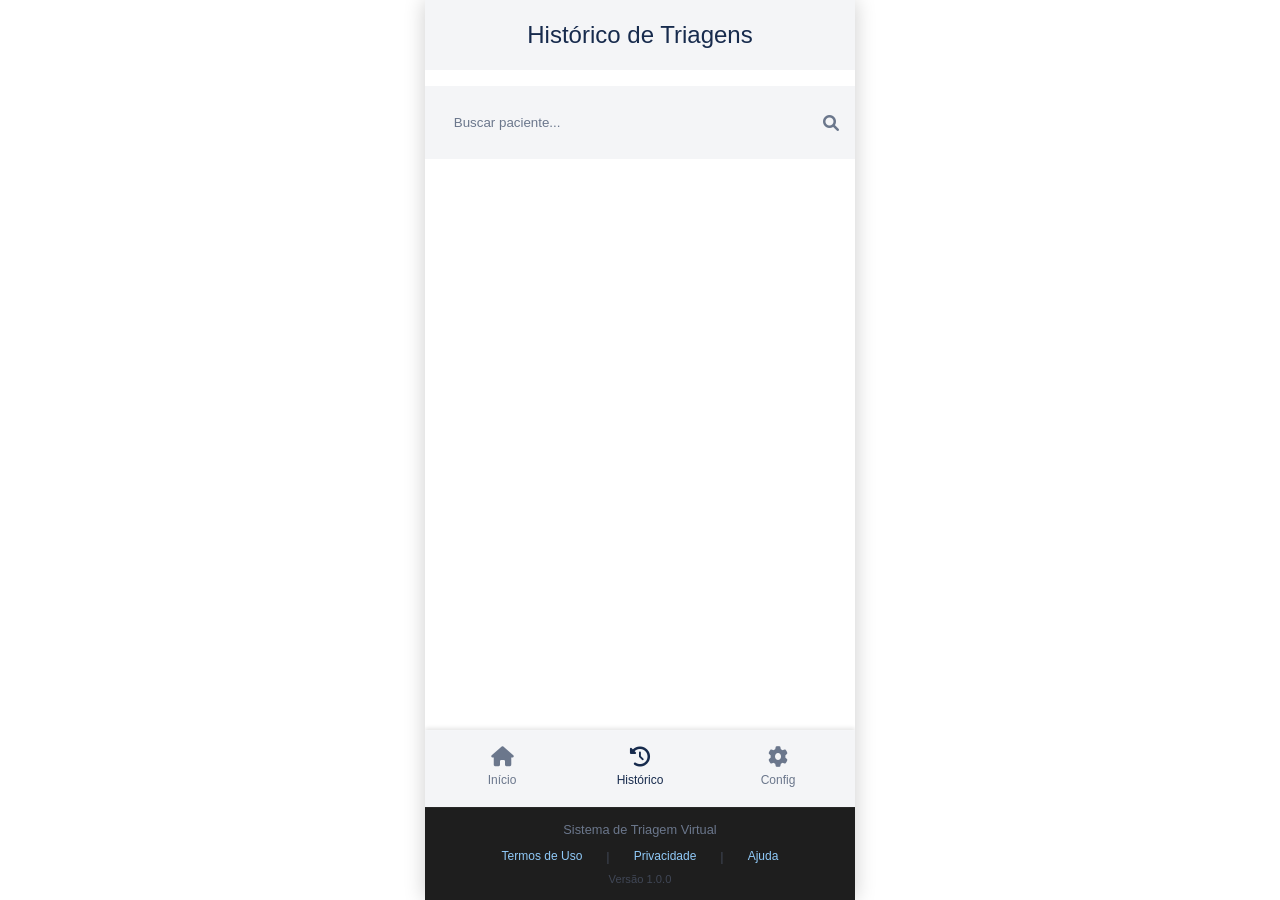
<file: historico.html>
<!DOCTYPE html>
<html lang="pt-BR">
<head>
    <meta charset="UTF-8">
    <meta name="viewport" content="width=device-width, initial-scale=1.0, maximum-scale=1.0, user-scalable=no">
    <meta name="theme-color" content="#1565c0">
    <meta name="apple-mobile-web-app-capable" content="yes">
    <meta name="apple-mobile-web-app-status-bar-style" content="black-translucent">
    <title>Histórico - Triagem</title>
    <link rel="stylesheet" href="styles.css">
    <link rel="stylesheet" href="https://cdnjs.cloudflare.com/ajax/libs/font-awesome/6.0.0-beta3/css/all.min.css">
    <link href="https://fonts.googleapis.com/css2?family=Roboto:wght@300;400;500;700&display=swap" rel="stylesheet">
</head>
<body>
    <div class="main-container">
        <header class="header">
            <h1>Histórico de Triagens</h1>
        </header>

        <main class="content page-transition">
            <div class="search-bar">
                <input type="text" placeholder="Buscar paciente..." id="searchInput">
                <i class="fas fa-search"></i>
            </div>

            <div class="history-list" id="historyList">
                <!-- Os itens serão inseridos dinamicamente via JavaScript -->
            </div>
        </main>

        <nav class="nav-bar">
            <a href="inicio.html" class="nav-item">
                <i class="fas fa-home"></i>
                <span>Início</span>
            </a>
            <a href="historico.html" class="nav-item active">
                <i class="fas fa-history"></i>
                <span>Histórico</span>
            </a>
            <a href="configuracoes.html" class="nav-item">
                <i class="fas fa-cog"></i>
                <span>Config</span>
            </a>
        </nav>
        <footer class="app-footer">
            <p>Sistema de Triagem Virtual</p>
            <div class="footer-links">
                <a href="#" class="footer-link">Termos de Uso</a>
                <span class="footer-divider">|</span>
                <a href="#" class="footer-link">Privacidade</a>
                <span class="footer-divider">|</span>
                <a href="#" class="footer-link">Ajuda</a>
            </div>
            <p class="version">Versão 1.0.0</p>
        </footer>
    </div>

    <div id="toastContainer"></div>
    <script src="app.js"></script>
</body>
</html>
</file>
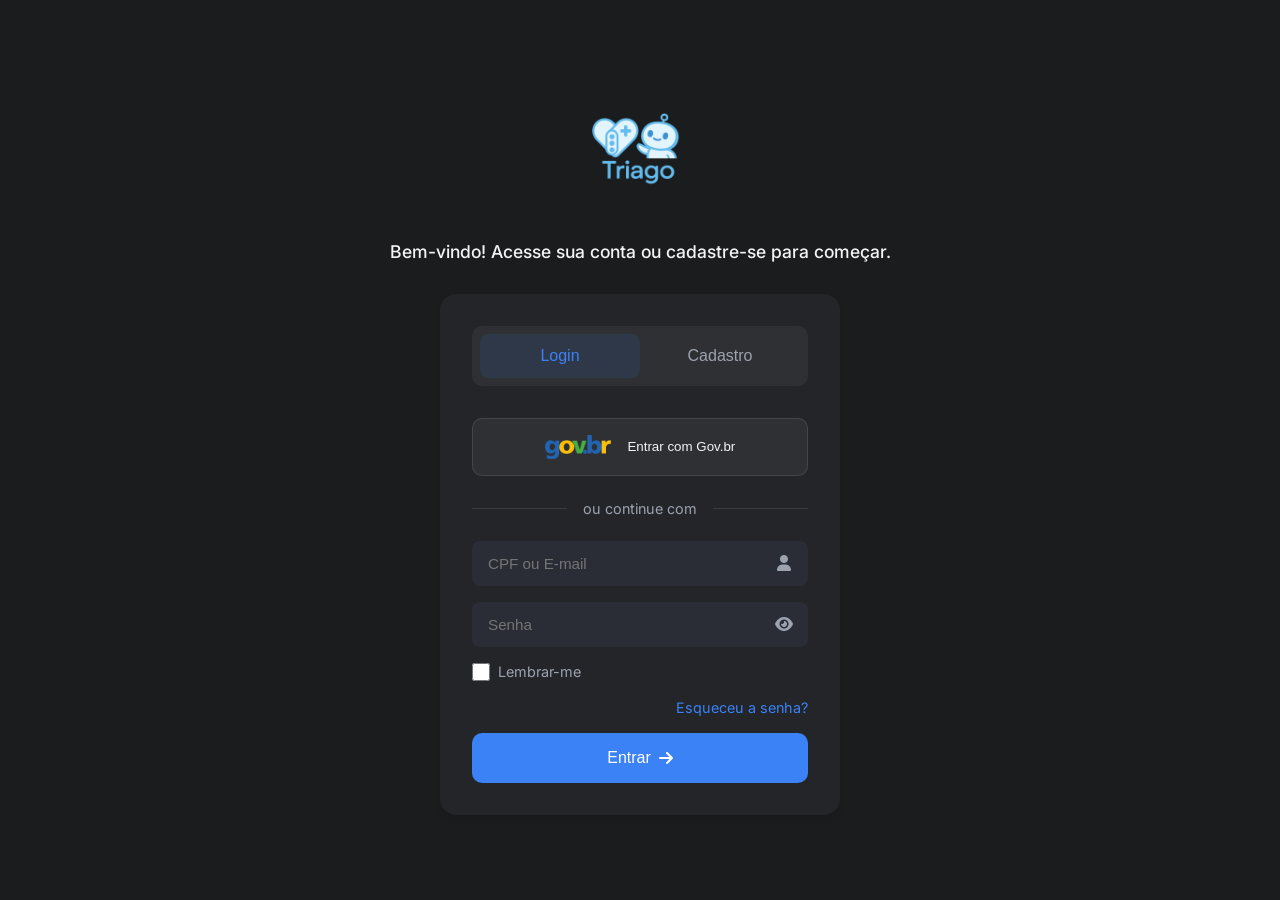
<file: inicio.html>
<!DOCTYPE html>
<html lang="pt-BR" data-theme="light">
<head>
    <meta charset="UTF-8">
    <meta name="viewport" content="width=device-width, initial-scale=1.0, maximum-scale=1.0, user-scalable=no">
    <meta name="theme-color" content="#1565c0">
    <meta name="apple-mobile-web-app-capable" content="yes">
    <meta name="apple-mobile-web-app-status-bar-style" content="black-translucent">
    <title>Início - Sistema de Triagem</title>
    <link rel="stylesheet" href="styles.css">
    <link rel="stylesheet" href="https://cdnjs.cloudflare.com/ajax/libs/font-awesome/6.0.0-beta3/css/all.min.css">
    <link href="https://fonts.googleapis.com/css2?family=Roboto:wght@300;400;500;700&display=swap" rel="stylesheet">
</head>
<body>
    <div class="main-container">
        <header class="header">
            <h1>Início</h1>
        </header>

        <main class="content page-transition">
            <div class="welcome-card">
                <h2>Olá, <span class="user-name">Usuário</span>!</h2>
                <p>Bem-vindo ao Sistema de Triagem. O que deseja fazer hoje?</p>
            </div>
            <div class="menu-container">
                <div class="menu-item" onclick="navigateTo('triagem')">
                    <i class="fas fa-plus-circle"></i>
                    <span>Nova Triagem</span>
                </div>
                <div class="menu-item" onclick="navigateTo('resultado')">
                    <i class="fas fa-clipboard-check"></i>
                    <span>Status da Triagem</span>
                </div>
                <div class="menu-item" onclick="navigateTo('ajuda')">
                    <i class="fas fa-question-circle"></i>
                    <span>Ajuda</span>
                </div>
                <div class="menu-item" onclick="navigateTo('dados-pessoais')">
                    <i class="fas fa-user"></i>
                    <span>Meus Dados</span>
                </div>
            </div>
        </main>

        <nav class="nav-bar">
            <a href="javascript:void(0)" onclick="navigateTo('inicio')" class="nav-item active">
                <i class="fas fa-home"></i>
                <span>Início</span>
            </a>
            <a href="javascript:void(0)" onclick="navigateTo('historico')" class="nav-item">
                <i class="fas fa-history"></i>
                <span>Histórico</span>
            </a>
            <a href="javascript:void(0)" onclick="navigateTo('configuracoes')" class="nav-item">
                <i class="fas fa-cog"></i>
                <span>Config</span>
            </a>
        </nav>
        <footer class="app-footer">
            <p>Sistema de Triagem Virtual</p>
            <div class="footer-links">
                <a href="#" class="footer-link">Termos de Uso</a>
                <span class="footer-divider">|</span>
                <a href="#" class="footer-link">Privacidade</a>
                <span class="footer-divider">|</span>
                <a href="#" class="footer-link">Ajuda</a>
            </div>
            <p class="version">Versão 1.0.0</p>
        </footer>
    </div>


    <div id="toastContainer"></div>
    <script src="app.js"></script>
    <script>
        // Atualizar item ativo na navegação
        document.addEventListener('DOMContentLoaded', function() {
            const currentUser = DB.get('currentUser');
            if (!currentUser) {
                window.location.replace('./index.html');
                return;
            }

            // Atualiza o nome do usuário
            const userNameElement = document.querySelector('.user-name');
            if (userNameElement && currentUser.name) {
                userNameElement.textContent = currentUser.name;
            }

            // Atualiza navegação ativa sem recarregar
            const currentPath = window.location.pathname;
            const navItems = document.querySelectorAll('.nav-item');
            navItems.forEach(item => {
                item.classList.remove('active');
                if (item.getAttribute('onclick').includes(currentPath.split('/').pop().replace('.html', ''))) {
                    item.classList.add('active');
                }
            });
        });

        // Função de navegação otimizada
        function navigateTo(page) {
            if (page === 'inicio') {
                return; // Não recarrega se já estiver na página inicial
            }
            window.location.replace(`${page}.html`);
        }
    </script>
</body>
</html>
</file>
<file: styles.css>
/* Resetando estilos padrão */
* {
    margin: 0;
    padding: 0;
    box-sizing: border-box;
}

body {
    font-family: 'Roboto', sans-serif;
    background-color: var(--surface);
    color: var(--text-primary);
    line-height: 1.6;
    -webkit-font-smoothing: antialiased;
    -moz-osx-font-smoothing: grayscale;
    min-height: 100dvh;
    overflow-y: auto;
}

.main-container {
    position: relative;
    width: 100%;
    max-width: var(--app-max-width);
    height: 100dvh;
    max-height: var(--app-height);
    margin: 0 auto;
    background-color: var(--background-light);
    overflow-y: auto;
    overflow-x: hidden;
    -webkit-overflow-scrolling: touch;
    box-shadow: 0 0 20px rgba(0,0,0,0.2);
    display: flex;
    flex-direction: column;
}

/* Header */
.header {
    background: linear-gradient(135deg, #0052CC 0%, #0747A6 100%);
    color: white;
    padding: 1rem;
    text-align: center;
    box-shadow: 0 2px 4px rgba(0,0,0,0.1);
    position: sticky;
    top: 0;
    z-index: 100;
}

.logo-container {
    margin-bottom: 1rem;
}

.logo {
    height: 80px;
    transition: transform 0.3s ease;
}

.logo:hover {
    transform: scale(1.05);
}

/* Content */
.content {
    flex: 1;
    padding: 1rem;
    overflow-y: auto;
    -webkit-overflow-scrolling: touch;
    padding-bottom: calc(var(--footer-height, 60px) + 1rem);
}

/* Welcome Card (Saudação) */
.welcome-card {
    background: var(--surface);
    border-radius: 20px;
    padding: 2rem 1rem;
    margin-bottom: 1.5rem;
    box-shadow: var(--shadow);
    text-align: center;
    color: var(--text-primary);
    transition: background 0.3s, color 0.3s;
}

.welcome-card h2 {
    color: var(--primary);
    margin-bottom: 1rem;
    font-size: 2rem;
    font-weight: 700;
}

.welcome-card .user-name {
    color: var(--primary);
    font-weight: 700;
    font-size: 2rem;
    text-shadow: 0 1px 3px rgba(0,0,0,0.08);
    margin-left: 0.2rem;
    margin-right: 0.2rem;
    transition: color 0.3s;
}

[data-theme="dark"] .welcome-card {
    background: #23272f;
    color: #fff;
}

[data-theme="dark"] .welcome-card h2 {
    color: #90caf9;
}

[data-theme="dark"] .welcome-card .user-name {
    color: #90caf9;
    text-shadow: 0 1px 4px rgba(0,0,0,0.18);
}

.welcome-card p {
    color: #666;
    margin-bottom: 2rem;
}

/* Priority Levels */
.priority-info {
    display: grid;
    grid-template-columns: repeat(auto-fit, minmax(200px, 1fr));
    gap: 1rem;
    margin: 2rem 0;
}

.priority-level {
    display: flex;
    align-items: center;
    gap: 0.5rem;
    padding: 0.5rem;
    border-radius: 5px;
    transition: transform 0.3s ease;
}

.priority-level:hover {
    transform: translateY(-2px);
}

.priority-level i {
    font-size: 1.2rem;
}

.vermelho i { color: #FF5630; }
.laranja i { color: #FFAB00; }
.amarelo i { color: #F7DC6F; }
.verde i { color: #36B37E; }
.azul i { color: #0052CC; }

/* Botões */
.button {
    width: 100%;
    padding: 0.9rem 1.5rem;
    border: none;
    border-radius: 10px;
    font-weight: 500;
    font-size: 1rem;
    cursor: pointer;
    transition: all 0.3s ease;
    display: flex;
    align-items: center;
    justify-content: center;
    gap: 0.75rem;
    box-shadow: 0 2px 4px rgba(0, 0, 0, 0.1);
}

.primary-button {
    background: linear-gradient(135deg, var(--primary-color) 0%, var(--primary-dark) 100%);
    color: white;
    margin-top: 1.25rem;
}

.primary-button:hover {
    transform: translateY(-2px);
    box-shadow: 0 4px 8px rgba(0, 0, 0, 0.15);
    background: linear-gradient(135deg, var(--primary-dark) 0%, var(--primary-color) 100%);
}

.primary-button:active {
    transform: translateY(0);
    box-shadow: 0 2px 4px rgba(0, 0, 0, 0.1);
}

/* Gov.br Button */
.govbr-button {
    width: 100%;
    padding: 0.9rem 1.5rem;
    border: 2px solid var(--primary-color);
    border-radius: 10px;
    background: white;
    color: var(--primary-color);
    font-weight: 500;
    display: flex;
    align-items: center;
    justify-content: center;
    gap: 0.75rem;
    cursor: pointer;
    transition: all 0.3s ease;
    box-shadow: 0 2px 4px rgba(0, 0, 0, 0.05);
}

.govbr-button:hover {
    background: var(--primary-color);
    color: white;
    transform: translateY(-2px);
    box-shadow: 0 4px 8px rgba(0, 0, 0, 0.1);
}

.govbr-button:active {
    transform: translateY(0);
    box-shadow: 0 2px 4px rgba(0, 0, 0, 0.05);
}

.govbr-button img {
    height: 24px;
    width: auto;
}

/* Auth Tabs */
.auth-tabs {
    display: flex;
    background: var(--surface);
    border-radius: 12px;
    padding: 0.4rem;
    margin-bottom: 1.5rem;
    box-shadow: 0 2px 4px rgba(0, 0, 0, 0.05);
}

.auth-tab {
    flex: 1;
    padding: 0.75rem 1rem;
    border: none;
    background: none;
    color: var(--text-secondary);
    font-weight: 500;
    cursor: pointer;
    border-radius: 8px;
    transition: all 0.3s ease;
    font-size: 0.95rem;
}

.auth-tab:hover {
    color: var(--primary-color);
    background: rgba(44, 75, 121, 0.05);
}

.auth-tab.active {
    background: white;
    color: var(--primary-color);
    box-shadow: 0 2px 4px rgba(44, 75, 121, 0.1);
}

/* Footer */
.footer {
    background: #0052CC;
    color: white;
    text-align: center;
    padding: 1rem;
    margin-top: auto;
}

/* Responsive Design */
@media (max-width: 768px) {
    .content {
        padding: 1rem;
    }
    
    .priority-info {
        grid-template-columns: 1fr;
    }
    
    .welcome-card {
        padding: 1rem;
    }
}

/* Status Colors */
.status-vermelho { background-color: #ffebee; border-left: 4px solid #FF5630; }
.status-laranja { background-color: #fff3e0; border-left: 4px solid #FFAB00; }
.status-amarelo { background-color: #fffde7; border-left: 4px solid #F7DC6F; }
.status-verde { background-color: #e8f5e9; border-left: 4px solid #36B37E; }
.status-azul { background-color: #e3f2fd; border-left: 4px solid #0052CC; }

/* Animations */
@keyframes fadeIn {
    from { opacity: 0; transform: translateY(20px); }
    to { opacity: 1; transform: translateY(0); }
}

.welcome-card {
    animation: fadeIn 0.5s ease-out;
}

/* App Container Styles */
:root {
    --app-max-width: 430px;
    --app-height: 932px;
    --primary-color: #0052CC;
    --primary-dark: #0747A6;
    --primary-light: #4C9AFF;
    --surface: #F4F5F7;
    --text-primary: #172B4D;
    --text-secondary: #6B778C;
    --background-light: #F4F5F7;
    --background-dark: #FFFFFF;
    --error: #FF5630;
    --success: #36B37E;
    --warning: #FFAB00;
    --border-radius: 12px;
    --shadow-sm: 0 2px 4px rgba(0, 0, 0, 0.05);
    --shadow-md: 0 4px 8px rgba(0, 0, 0, 0.1);
    --shadow-lg: 0 8px 16px rgba(0, 0, 0, 0.1);
    --transition: all 0.3s ease;
}

* {
    margin: 0;
    padding: 0;
    box-sizing: border-box;
    -webkit-tap-highlight-color: transparent;
}

html, body {
    height: 100%;
    font-family: 'Roboto', sans-serif;
    background-color: var(--background-dark);
    overflow: hidden;
}

/* App Frame */
.main-container {
    position: relative;
    width: 100%;
    max-width: var(--app-max-width);
    height: 100vh;
    max-height: var(--app-height);
    margin: 0 auto;
    background-color: var(--background-light);
    overflow-y: auto;
    overflow-x: hidden;
    -webkit-overflow-scrolling: touch;
    box-shadow: 0 0 20px rgba(0,0,0,0.2);
}

/* Header */
.header {
    position: sticky;
    top: 0;
    background: var(--primary-color);
    color: white;
    padding: 1rem;
    text-align: center;
    z-index: 100;
    box-shadow: 0 2px 4px rgba(0,0,0,0.1);
}

.logo-container {
    margin-bottom: 1rem;
}

.logo {
    height: 60px;
    transition: transform 0.3s cubic-bezier(0.4, 0, 0.2, 1);
}

.logo:active {
    transform: scale(0.95);
}

/* Content Area */
.content {
    padding: 1rem;
    height: calc(100% - 60px);
}

/* Cards with Mobile Animation */
.welcome-card {
    background: white;
    border-radius: 20px;
    padding: 1.5rem;
    margin-bottom: 1rem;
    box-shadow: 0 4px 6px rgba(0,0,0,0.1);
    transform-origin: center;
    animation: cardEnter 0.5s cubic-bezier(0.4, 0, 0.2, 1);
}

@keyframes cardEnter {
    from {
        opacity: 0;
        transform: translateY(20px);
    }
    to {
        opacity: 1;
        transform: translateY(0);
    }
}

/* Priority Levels with Mobile Style */
.priority-info {
    display: flex;
    flex-direction: column;
    gap: 0.8rem;
    margin: 1.5rem 0;
}

.priority-level {
    background: #f8f9fa;
    padding: 1rem;
    border-radius: 12px;
    display: flex;
    align-items: center;
    gap: 1rem;
    transition: transform 0.3s cubic-bezier(0.4, 0, 0.2, 1);
}

.priority-level:active {
    transform: scale(0.98);
}

/* Mobile Buttons */
.start-button {
    width: 100%;
    background: var(--primary-color);
    color: white;
    border: none;
    padding: 1rem;
    border-radius: 12px;
    font-size: 1.1rem;
    font-weight: 500;
    display: flex;
    align-items: center;
    justify-content: center;
    gap: 0.8rem;
    cursor: pointer;
    transition: all 0.3s cubic-bezier(0.4, 0, 0.2, 1);
}

.start-button:active {
    transform: scale(0.98);
    background: var(--primary-light);
}

/* Mobile Form Elements */
.form-group input,
.form-group select,
.form-group textarea {
    width: 100%;
    padding: 1rem;
    border: 2px solid #eee;
    border-radius: 12px;
    font-size: 1rem;
    transition: all 0.3s cubic-bezier(0.4, 0, 0.2, 1);
    background: #f8f9fa;
}

.form-group input:focus,
.form-group select:focus,
.form-group textarea:focus {
    border-color: var(--primary-color);
    background: white;
    outline: none;
}

/* Mobile Navigation Bar */
.nav-bar {
    position: sticky;
    bottom: 0;
    width: 100%;
    background-color: var(--surface);
    display: flex;
    justify-content: space-around;
    padding: 0.5rem;
    box-shadow: 0 -2px 4px rgba(0, 0, 0, 0.1);
    z-index: 1000;
    border-top: 1px solid rgba(255, 255, 255, 0.1);
}

.nav-item {
    color: var(--text-secondary);
    text-decoration: none;
    padding: 0.5rem;
    display: flex;
    flex-direction: column;
    align-items: center;
    gap: 0.25rem;
    transition: var(--transition);
    flex: 1;
    text-align: center;
}

.nav-item.active {
    color: var(--primary);
}

.nav-item i {
    font-size: 1.25rem;
}

.nav-item span {
    font-size: 0.75rem;
}

/* Page Transitions */
.page-transition {
    animation: pageEnter 0.3s cubic-bezier(0.4, 0, 0.2, 1);
}

@keyframes pageEnter {
    from {
        opacity: 0;
        transform: translateX(100%);
    }
    to {
        opacity: 1;
        transform: translateX(0);
    }
}

/* Mobile Specific Styles */
@media (max-width: 430px) {
    .main-container {
        height: 100vh;
        max-height: none;
        box-shadow: none;
    }
    .nav-bar {
        width: 100%;
        left: 0;
        transform: none;
    }
}

/* Pull to Refresh Animation */
.pull-to-refresh {
    position: absolute;
    top: -60px;
    left: 0;
    right: 0;
    height: 60px;
    display: flex;
    align-items: center;
    justify-content: center;
    color: var(--primary-color);
}

.pull-to-refresh i {
    animation: rotate 1s linear infinite;
}

@keyframes rotate {
    from { transform: rotate(0deg); }
    to { transform: rotate(360deg); }
}

/* Toast Notifications */
.toast-container {
    position: fixed;
    top: 20px;
    right: 20px;
    z-index: 9999;
    display: flex;
    flex-direction: column;
    gap: 10px;
}

.toast {
    background: white;
    color: #333;
    padding: 12px 24px;
    border-radius: 8px;
    box-shadow: 0 4px 12px rgba(0,0,0,0.15);
    font-size: 0.9rem;
    display: flex;
    align-items: center;
    gap: 12px;
    max-width: 300px;
    opacity: 0;
    transform: translateX(100%);
    animation: slideIn 0.3s ease forwards;
    border-left: 4px solid;
}

.toast.success {
    border-left-color: #4CAF50;
}

.toast.success i {
    color: #4CAF50;
}

.toast.error {
    border-left-color: #f44336;
}

.toast.error i {
    color: #f44336;
}

.toast.warning {
    border-left-color: #ff9800;
}

.toast.warning i {
    color: #ff9800;
}

.toast i {
    font-size: 1.2rem;
}

.toast.hiding {
    animation: slideOut 0.3s ease forwards;
}

@keyframes slideIn {
    from {
        opacity: 0;
        transform: translateX(100%);
    }
    to {
        opacity: 1;
        transform: translateX(0);
    }
}

@keyframes slideOut {
    from {
        opacity: 1;
        transform: translateX(0);
    }
    to {
        opacity: 0;
        transform: translateX(100%);
    }
}

/* Loading Spinner */
.loading-spinner {
    display: flex;
    justify-content: center;
    align-items: center;
    height: 100%;
}

.spinner {
    width: 40px;
    height: 40px;
    border: 4px solid #f3f3f3;
    border-top: 4px solid var(--primary-color);
    border-radius: 50%;
    animation: spin 1s linear infinite;
}

@keyframes spin {
    from { transform: rotate(0deg); }
    to { transform: rotate(360deg); }
}

/* Splash Screen */
.splash-screen {
    position: fixed;
    top: 0;
    left: 0;
    width: 100%;
    height: 100%;
    background: linear-gradient(135deg, var(--primary-color) 0%, var(--primary-light) 100%);
    display: flex;
    justify-content: center;
    align-items: center;
    z-index: 9999;
}

.logo1 {
    width: 80%;
    max-width: 300px;
    animation: pulseLogo 2s infinite;
}

@keyframes pulseLogo {
    0% { transform: scale(1); }
    50% { transform: scale(1.05); }
    100% { transform: scale(1); }
}

/* Login Card */
.login-card {
    background: white;
    border-radius: 20px;
    padding: 2rem;
    box-shadow: 0 4px 6px rgba(0,0,0,0.1);
    animation: cardEnter 0.5s ease-out;
}

.login-card h2 {
    color: var(--primary-color);
    margin-bottom: 1.5rem;
    text-align: center;
}

.login-button {
    width: 100%;
    background: var(--primary-color);
    color: white;
    border: none;
    padding: 1rem;
    border-radius: 12px;
    font-size: 1.1rem;
    font-weight: 500;
    display: flex;
    align-items: center;
    justify-content: center;
    gap: 0.8rem;
    cursor: pointer;
    transition: all 0.3s ease;
    margin-top: 1.5rem;
}

.login-button:active {
    transform: scale(0.98);
    background: var(--primary-light);
}

/* Modal */
.modal {
    display: none;
    position: fixed;
    top: 0;
    left: 0;
    width: 100%;
    height: 100%;
    background: rgba(0,0,0,0.5);
    z-index: 1000;
    justify-content: center;
    align-items: center;
}

.modal-content {
    background: var(--primary-light);
    padding: 2rem;
    border-radius: 20px;
    width: 90%;
    max-width: 500px;
    box-shadow: 0 4px 20px rgba(0,0,0,0.2);
    animation: modalEnter 0.3s ease-out;
}

.modal-content h2 {
    color: var(--error);
    margin-bottom: 1rem;
    display: flex;
    align-items: center;
    gap: 0.5rem;
}

.modal-content p {
    margin-bottom: 1rem;
    line-height: 1.6;
}

@keyframes modalEnter {
    from {
        opacity: 0;
        transform: scale(0.8);
    }
    to {
        opacity: 1;
        transform: scale(1);
    }
}

/* Countdown Timer */
.countdown-container {
    text-align: center;
    margin-top: 2rem;
}

.countdown-timer {
    font-size: 2.5rem;
    font-weight: bold;
    color: var(--primary-color);
    margin: 1rem 0;
    animation: pulse 1s infinite;
}

.countdown-label {
    color: #666;
    font-size: 1.1rem;
}

@keyframes pulse {
    0% { transform: scale(1); }
    50% { transform: scale(1.05); }
    100% { transform: scale(1); }
}

/* Estilos para a página de histórico */
.search-bar {
    position: sticky;
    top: 0;
    background: var(--surface);
    padding: 1rem;
    margin: -1rem -1rem 1rem -1rem;
    display: flex;
    align-items: center;
    box-shadow: var(--shadow);
}

.search-bar input {
    flex: 1;
    padding: 0.8rem;
    border: none;
    background: var(--background);
    color: var(--text-primary);
    border-radius: 25px;
    margin-right: 1rem;
}

.search-bar input::placeholder {
    color: var(--text-secondary);
}

.search-bar i {
    color: var(--text-secondary);
}

/* Estilos para a página de estatísticas */
.stats-card {
    background: white;
    border-radius: 15px;
    padding: 1rem;
    margin-bottom: 1rem;
    box-shadow: 0 2px 4px rgba(0,0,0,0.1);
}

.stats-card canvas {
    height: 300px;
}

/* Estilos para a página de configurações */
.settings-container {
    padding: 1rem;
    max-width: 600px;
    margin: 0 auto;
    overflow-y: auto;
    -webkit-overflow-scrolling: touch;
    padding-bottom: calc(var(--footer-height, 60px) + 1rem);
}

.settings-card {
    background: var(--surface);
    border-radius: var(--border-radius);
    padding: 1rem;
    margin-bottom: 1rem;
    box-shadow: var(--shadow);
}

.setting-item {
    display: flex;
    justify-content: space-between;
    align-items: center;
    padding: 1rem;
    border-bottom: 1px solid var(--border-color);
    background: var(--surface);
}

.setting-item:last-child {
    border-bottom: none;
}

.setting-info {
    display: flex;
    align-items: center;
    gap: 1rem;
}

.setting-info i {
    font-size: 1.25rem;
    color: var(--primary);
}

.setting-info span {
    color: var(--text-primary);
    font-weight: 500;
}

/* Switch Toggle */
.switch {
    position: relative;
    display: inline-block;
    width: 60px;
    height: 34px;
}

.switch input {
    opacity: 0;
    width: 0;
    height: 0;
}

.slider {
    position: absolute;
    cursor: pointer;
    top: 0;
    left: 0;
    right: 0;
    bottom: 0;
    background-color: var(--border-color);
    transition: .4s;
    border-radius: 34px;
}

.slider:before {
    position: absolute;
    content: "";
    height: 26px;
    width: 26px;
    left: 4px;
    bottom: 4px;
    background-color: var(--text-primary);
    transition: .4s;
    border-radius: 50%;
}

input:checked + .slider {
    background-color: var(--primary);
}

input:checked + .slider:before {
    transform: translateX(26px);
    background-color: white;
}

/* Auth Container */
.auth-container {
    max-width: 480px;
    margin: 2rem auto;
    padding: 2rem;
    background: white;
    border-radius: var(--border-radius);
    box-shadow: var(--shadow-lg);
    animation: fadeIn 0.5s ease-out;
}

/* Auth Tabs */
.auth-tabs {
    display: flex;
    margin-bottom: 1.5rem;
    background: var(--surface);
    border-radius: var(--border-radius);
    padding: 0.3rem;
}

.auth-tab {
    flex: 1;
    padding: 0.8rem;
    border: none;
    background: none;
    color: #666;
    font-weight: 500;
    cursor: pointer;
    border-radius: 8px;
    transition: all 0.3s ease;
}

.auth-tab.active {
    background: white;
    color: var(--primary-color);
    box-shadow: var(--shadow-sm);
}

/* Auth Card */
.auth-card {
    background: white;
    padding: 2rem;
    border-radius: var(--border-radius);
    box-shadow: var(--shadow-md);
}

.auth-card h2 {
    color: var(--primary-color);
    margin-bottom: 1.5rem;
    text-align: center;
    display: flex;
    align-items: center;
    justify-content: center;
    gap: 0.5rem;
}

/* Gov.br Button */
.govbr-button {
    width: 100%;
    padding: 1rem;
    border: 2px solid var(--primary-color);
    border-radius: var(--border-radius);
    background: white;
    color: var(--primary-color);
    font-weight: 500;
    display: flex;
    align-items: center;
    justify-content: center;
    gap: 0.75rem;
    cursor: pointer;
    transition: var(--transition);
    margin-bottom: 1.5rem;
}

.govbr-button:hover {
    background: var(--primary-color);
    color: white;
    transform: translateY(-2px);
    box-shadow: var(--shadow-md);
}

.govbr-button img {
    height: 24px;
}

/* Divider */
.divider {
    display: flex;
    align-items: center;
    text-align: center;
    margin: 1.5rem 0;
    color: var(--text-secondary);
}

.divider::before,
.divider::after {
    content: '';
    flex: 1;
    border-bottom: 1px solid #E6E6E6;
}

.divider span {
    padding: 0 1rem;
    font-size: 0.9rem;
}

/* Form Options */
.form-options {
    display: flex;
    justify-content: space-between;
    align-items: center;
    margin: 1rem 0;
}

.remember-me {
    display: flex;
    align-items: center;
    gap: 0.5rem;
}

.form-options a {
    color: var(--primary-color);
    text-decoration: none;
}

/* Form Terms */
.form-terms {
    margin: 1rem 0;
    font-size: 0.9rem;
}

.form-terms a {
    color: var(--primary-color);
    text-decoration: none;
}

/* Animations */
@keyframes cardEnter {
    from {
        opacity: 0;
        transform: translateY(20px);
    }
    to {
        opacity: 1;
        transform: translateY(0);
    }
}

.auth-card {
    animation: slideUp 0.3s ease-out;
}

/* Logo Centralizada */
.centered-logo {
    text-align: center;
    margin-bottom: 2rem;
}

.centered-logo .logo {
    height: 80px;
    width: auto;
    transition: var(--transition);
}

.centered-logo .logo:hover {
    transform: scale(1.05);
}

/* Floating Labels */
.floating-label {
    position: relative;
    margin-bottom: 1.5rem;
}

.floating-label input {
    width: 100%;
    padding: 1rem;
    border: 2px solid #E6E6E6;
    border-radius: var(--border-radius);
    font-size: 1rem;
    transition: var(--transition);
    background: white;
}

.floating-label input:focus {
    border-color: var(--primary-color);
    outline: none;
    box-shadow: 0 0 0 3px rgba(0, 82, 204, 0.1);
}

.floating-label label {
    position: absolute;
    left: 1rem;
    top: 50%;
    transform: translateY(-50%);
    background: white;
    padding: 0 0.5rem;
    color: var(--text-secondary);
    transition: var(--transition);
    pointer-events: none;
}

.floating-label input:focus + label,
.floating-label input:not(:placeholder-shown) + label {
    top: 0;
    font-size: 0.85rem;
    color: var(--primary-color);
}

/* Custom Checkbox */
.checkbox-label {
    display: flex;
    align-items: center;
    gap: 0.5rem;
    cursor: pointer;
    color: var(--text-secondary);
    font-size: 0.9rem;
}

.checkbox-label input {
    display: none;
}

.checkbox-custom {
    width: 18px;
    height: 18px;
    border: 2px solid #E6E6E6;
    border-radius: 4px;
    display: inline-block;
    position: relative;
    transition: var(--transition);
}

.checkbox-label input:checked + .checkbox-custom {
    background: var(--primary-color);
    border-color: var(--primary-color);
}

.checkbox-custom::after {
    content: '';
    position: absolute;
    left: 5px;
    top: 2px;
    width: 5px;
    height: 10px;
    border: solid white;
    border-width: 0 2px 2px 0;
    transform: rotate(45deg);
    opacity: 0;
    transition: var(--transition);
}

.checkbox-label input:checked + .checkbox-custom::after {
    opacity: 1;
}

/* Toggle Password */
.toggle-password {
    position: absolute;
    right: 1rem;
    top: 50%;
    transform: translateY(-50%);
    background: none;
    border: none;
    color: var(--text-secondary);
    cursor: pointer;
    padding: 0;
}

.toggle-password:hover {
    color: var(--primary-color);
}

/* Loading Animation */
.loading-spinner {
    position: fixed;
    top: 0;
    left: 0;
    width: 100%;
    height: 100%;
    background: rgba(255, 255, 255, 0.8);
    display: flex;
    justify-content: center;
    align-items: center;
    z-index: 9999;
}

.loading-spinner::after {
    content: '';
    width: 50px;
    height: 50px;
    border: 5px solid #f3f3f3;
    border-top: 5px solid #1351b4;
    border-radius: 50%;
    animation: spin 1s linear infinite;
}

@keyframes spin {
    0% { transform: rotate(0deg); }
    100% { transform: rotate(360deg); }
}

/* Estilos base */
:root {
    --primary-color: #2d3748;
    --secondary-color: #1a202c;
    --success-color: #4CAF50;
    --danger-color: #f44336;
    --warning-color: #ff9800;
    --info-color: #2196F3;
    --background-color: #f5f5f5;
    --text-color: #333;
    --border-radius: 12px;
}

* {
    margin: 0;
    padding: 0;
    box-sizing: border-box;
    font-family: 'Segoe UI', Tahoma, Geneva, Verdana, sans-serif;
}

body {
    background-color: var(--background-color);
    color: var(--text-color);
    line-height: 1.6;
}

/* Container do Chat */
.chat-container {
    max-width: 430px;
    margin: clamp(1rem, 3vh, 32px) auto;
    background: #23272A;
    border-radius: 20px;
    box-shadow: 0 4px 16px rgba(0,0,0,0.4);
    display: flex;
    flex-direction: column;
    overflow: hidden;
    height: calc(100dvh - clamp(2rem, 6vh, 64px));
}

/* Cabeçalho do Chat */
.chat-header {
    background: #232f3e;
    color: #fff;
    padding: 1.2rem 1rem;
    display: flex;
    align-items: center;
    justify-content: space-between;
    border-top-left-radius: 20px;
    border-top-right-radius: 20px;
}

.chat-logo {
    height: 40px;
    width: auto;
}

.chat-header h2 {
    font-size: 1.2rem;
    margin: 0;
}

.user-info {
    display: flex;
    align-items: center;
    gap: 10px;
}

.logout-btn {
    background: transparent;
    border: none;
    color: white;
    cursor: pointer;
    padding: 5px;
}

/* Área de Mensagens */
.chat-messages {
    flex: 1;
    overflow-y: auto;
    padding: clamp(1rem, 2vw, 2rem) clamp(0.5rem, 1.2vw, 1.2rem);
    background: #181A1B;
    display: flex;
    flex-direction: column;
    gap: 22px;
    min-height: 0;
    max-height: calc(100dvh - var(--header-height, 80px) - var(--input-height, 80px));
}

.message.bot-message {
    background: #fff;
    color: #23272A;
    align-self: flex-start;
    border-radius: 18px 18px 18px 6px;
    padding: 18px 22px;
    font-size: 1.13em;
    box-shadow: 0 2px 8px rgba(0,0,0,0.07);
    max-width: 85%;
    word-break: break-word;
    font-weight: 500;
    border: 1px solid #e3e3e3;
}

.message.user-message {
    background: #0052CC;
    color: #fff;
    align-self: flex-end;
    border-radius: 18px 18px 6px 18px;
    padding: 18px 22px;
    font-size: 1.13em;
    box-shadow: 0 2px 8px rgba(0,0,0,0.10);
    max-width: 85%;
    word-break: break-word;
    font-weight: 500;
    border: 1px solid #0052CC;
}

.bot-message.warning {
    background: #fff3e0;
    color: #d84315;
    border-left: 6px solid #ff9800;
    font-weight: 700;
    padding: 20px 24px;
    margin-bottom: 20px;
    line-height: 1.7;
    border-radius: 18px;
    box-shadow: 0 2px 8px rgba(0,0,0,0.08);
    font-size: 1.12em;
}

.button-group {
    display: flex;
    gap: 1rem;
    justify-content: center;
    margin-bottom: 0.5rem;
    flex-wrap: wrap;
}

.button-group button, .option-btn {
    flex: none;
    min-width: 120px;
    padding: 0.9rem 1.2rem;
    border: 2px solid #0052CC;
    background: #fff;
    color: #0052CC;
    border-radius: 24px;
    font-weight: 700;
    font-size: 1.08em;
    cursor: pointer;
    transition: background 0.2s, color 0.2s, box-shadow 0.2s, border 0.2s;
    box-shadow: 0 1px 4px rgba(0,0,0,0.06);
    margin-bottom: 8px;
    margin-right: 8px;
    outline: none;
}
.button-group button:hover, .option-btn:hover, .button-group button.active {
    background: #0052CC;
    color: #fff;
    border: 2px solid #0052CC;
    box-shadow: 0 2px 8px rgba(0,0,0,0.10);
}
.button-group button.selected, .option-btn.selected {
    background: #0052CC;
    color: #fff;
    border: 2px solid #003d99;
}

.text-input input {
    flex: 1;
    padding: 0.9rem 1.2rem;
    border-radius: 20px;
    border: 1.5px solid #333;
    background: #181A1B;
    color: #fff;
    font-size: 1.08em;
    outline: none;
}

.text-input button {
    background: #0052CC;
    color: #fff;
    border: none;
    border-radius: 50%;
    width: 44px;
    height: 44px;
    display: flex;
    align-items: center;
    justify-content: center;
    font-size: 1.2em;
    cursor: pointer;
    transition: background 0.2s;
}
.text-input button:hover {
    background: #0747A6;
}

@media (max-width: 500px) {
    .chat-container {
        max-width: 100%;
        height: 100dvh;
        margin: 0;
        border-radius: 0;
    }
    
    .content {
        padding: 0.5rem;
        min-height: calc(100dvh - var(--header-height, 60px) - var(--footer-height, 50px));
    }
    
    .chat-messages {
        padding: 0.8rem 0.5rem;
        max-height: calc(100dvh - var(--header-height, 60px) - var(--input-height, 70px));
    }
    .chat-header, .chat-input {
        padding-left: 0.5rem;
        padding-right: 0.5rem;
    }
    .button-group button, .option-btn {
        min-width: 90px;
        font-size: 1em;
        padding: 0.7rem 0.7rem;
    }
}

/* Tema Escuro */
[data-theme="dark"] {
    --background: #121212;
    --surface: #1e1e1e;
    --primary: #90caf9;
    --primary-dark: #42a5f5;
    --text-primary: #ffffff;
    --text-secondary: #b0b0b0;
    --border-color: #333333;
    --error: #ef5350;
    --success: #66bb6a;
    --warning: #ffa726;
    --info: #29b6f6;
    --shadow: 0 2px 4px rgba(0, 0, 0, 0.3);
}

body {
    margin: 0;
    padding: 0;
    font-family: 'Roboto', sans-serif;
    background-color: var(--background);
    color: var(--text-primary);
    transition: var(--transition);
}

.main-container {
    min-height: 100vh;
    background-color: var(--background);
    transition: var(--transition);
}

.header {
    background-color: var(--surface);
    padding: 1rem;
    box-shadow: var(--shadow);
    display: flex;
    align-items: center;
    justify-content: center;
    position: relative;
}

.header h1 {
    margin: 0;
    color: var(--text-primary);
    font-size: 1.5rem;
    font-weight: 500;
}

.content {
    padding: 1rem;
    background-color: var(--background);
}

.menu-container {
    display: grid;
    grid-template-columns: repeat(auto-fit, minmax(150px, 1fr));
    gap: 1rem;
    padding: 1rem;
    overflow-y: auto;
    -webkit-overflow-scrolling: touch;
    padding-bottom: calc(var(--footer-height, 60px) + 1rem);
}

.menu-item {
    background-color: var(--surface);
    padding: 1.5rem;
    border-radius: var(--border-radius);
    text-align: center;
    cursor: pointer;
    transition: var(--transition);
    box-shadow: var(--shadow);
    display: flex;
    flex-direction: column;
    align-items: center;
    gap: 0.5rem;
}

.menu-item:hover {
    transform: translateY(-2px);
    box-shadow: 0 4px 8px rgba(0, 0, 0, 0.2);
}

.menu-item i {
    font-size: 2rem;
    color: var(--primary);
}

.menu-item span {
    color: var(--text-primary);
    font-weight: 500;
}

.nav-bar {
    position: sticky;
    bottom: 0;
    width: 100%;
    background-color: var(--surface);
    display: flex;
    justify-content: space-around;
    padding: 0.5rem;
    box-shadow: 0 -2px 4px rgba(0, 0, 0, 0.1);
    z-index: 1000;
    border-top: 1px solid rgba(255, 255, 255, 0.1);
}

.nav-item {
    color: var(--text-secondary);
    text-decoration: none;
    padding: 0.5rem;
    display: flex;
    flex-direction: column;
    align-items: center;
    gap: 0.25rem;
    transition: var(--transition);
    flex: 1;
    text-align: center;
}

.nav-item.active {
    color: var(--primary);
}

.nav-item i {
    font-size: 1.25rem;
}

.nav-item span {
    font-size: 0.75rem;
}

/* Botão de alternar tema */
.theme-toggle {
    position: absolute;
    right: 1rem;
    top: 50%;
    transform: translateY(-50%);
    background: none;
    border: none;
    color: var(--text-primary);
    cursor: pointer;
    padding: 0.5rem;
    border-radius: 50%;
    transition: var(--transition);
}

.theme-toggle:hover {
    background-color: var(--border-color);
}

.theme-toggle i {
    font-size: 1.25rem;
}

/* Profile Page Styles */
.profile-container {
    padding: 1rem;
}

.profile-header {
    text-align: center;
    margin-bottom: 2rem;
}

.profile-avatar {
    width: 100px;
    height: 100px;
    background: var(--primary);
    border-radius: 50%;
    display: flex;
    align-items: center;
    justify-content: center;
    margin: 0 auto 1rem;
}

.profile-avatar i {
    font-size: 3rem;
    color: white;
}

.user-name {
    color: var(--text-primary);
    font-size: 1.5rem;
    font-weight: 500;
    margin: 0;
}

.profile-info {
    background: var(--surface);
    border-radius: var(--border-radius);
    padding: 1.2rem 0.5rem;
    margin-bottom: 2rem;
    box-shadow: var(--shadow);
    display: flex;
    flex-direction: column;
    gap: 1rem;
}

.info-group {
    display: flex;
    align-items: center;
    padding: 1rem;
    border-radius: 16px;
    background: var(--surface);
    box-shadow: var(--shadow-sm);
    margin: 0;
    border: none;
    transition: background 0.3s, color 0.3s;
    gap: 1rem;
}

.info-group i {
    font-size: 1.5rem;
    color: var(--primary);
    margin-right: 1rem;
}

.info-details {
    flex: 1;
}

.info-label {
    color: var(--text-secondary);
    font-size: 0.95rem;
    text-transform: uppercase;
    margin-bottom: 0.2rem;
    font-weight: 500;
}

.info-value {
    color: var(--text-primary);
    font-weight: 700;
    font-size: 1.1rem;
}

[data-theme="dark"] .profile-info {
    background: #181a20;
}

[data-theme="dark"] .info-group {
    background: #23272f;
    box-shadow: 0 2px 8px rgba(0,0,0,0.18);
}

.profile-actions {
    padding: 0 0.5rem 1.5rem 0.5rem;
    margin-top: 0.5rem;
}

.action-button {
    width: 100%;
    padding: 1rem;
    background: var(--primary);
    color: white;
    border: none;
    border-radius: var(--border-radius);
    font-weight: 500;
    display: flex;
    align-items: center;
    justify-content: center;
    gap: 0.5rem;
    cursor: pointer;
    transition: var(--transition);
    margin: 0 auto;
    box-shadow: var(--shadow-sm);
}

.action-button:hover {
    background: var(--primary-dark);
    transform: translateY(-2px);
    box-shadow: var(--shadow);
}

.action-button:active {
    transform: translateY(0);
}

/* Estilo escuro para login/cadastro */
[data-theme="dark"] .main-container {
    background: #111217 !important;
}
[data-theme="dark"] .auth-container {
    background: #181a20 !important;
    box-shadow: 0 4px 32px rgba(0,0,0,0.7) !important;
}
[data-theme="dark"] .auth-card {
    background: #23272f !important;
    color: #fff !important;
    box-shadow: 0 2px 12px rgba(0,0,0,0.5) !important;
}
[data-theme="dark"] .auth-tabs {
    background: #23272f !important;
    border-radius: 12px;
    box-shadow: none;
}
[data-theme="dark"] .auth-tab {
    color: #b0b0b0 !important;
    background: none !important;
}
[data-theme="dark"] .auth-tab.active {
    background: #181a20 !important;
    color: #90caf9 !important;
    box-shadow: 0 2px 8px rgba(0,0,0,0.18) !important;
}
[data-theme="dark"] .form-group input,
[data-theme="dark"] .form-group select,
[data-theme="dark"] .form-group textarea {
    background: #23272f !important;
    color: #fff !important;
    border: 1.5px solid #333 !important;
}
[data-theme="dark"] .form-group input::placeholder {
    color: #b0b0b0 !important;
}
[data-theme="dark"] .floating-label label {
    background: #23272f !important;
    color: #b0b0b0 !important;
}
[data-theme="dark"] .govbr-button {
    background: #23272f !important;
    color: #90caf9 !important;
    border: 2px solid #90caf9 !important;
}
[data-theme="dark"] .govbr-button:hover {
    background: #181a20 !important;
    color: #fff !important;
}
[data-theme="dark"] .divider span {
    color: #b0b0b0 !important;
}
[data-theme="dark"] .button.primary-button {
    background: linear-gradient(90deg, #23272f 0%, #0052CC 100%) !important;
    color: #fff !important;
    border: none !important;
}
[data-theme="dark"] .button.primary-button:hover {
    background: linear-gradient(90deg, #0052CC 0%, #23272f 100%) !important;
}
[data-theme="dark"] .forgot-password {
    color: #90caf9 !important;
}
[data-theme="dark"] .checkbox-label {
    color: #b0b0b0 !important;
}

/* Chatbot Improvements */
.typing-indicator {
    display: flex;
    align-items: center;
    gap: 4px;
    padding: 8px 12px;
}

.typing-indicator span {
    width: 8px;
    height: 8px;
    background: #0052CC;
    border-radius: 50%;
    animation: typing 1s infinite ease-in-out;
}

.typing-indicator span:nth-child(1) {
    animation-delay: 0.2s;
}

.typing-indicator span:nth-child(2) {
    animation-delay: 0.4s;
}

.typing-indicator span:nth-child(3) {
    animation-delay: 0.6s;
}

@keyframes typing {
    0%, 100% {
        transform: translateY(0);
    }
    50% {
        transform: translateY(-5px);
    }
}

.message {
    position: relative;
    margin-bottom: 1rem;
    animation: messageSlide 0.3s ease-out;
}

@keyframes messageSlide {
    from {
        opacity: 0;
        transform: translateY(10px);
    }
    to {
        opacity: 1;
        transform: translateY(0);
    }
}

.option-btn {
    position: relative;
    overflow: hidden;
}

.option-btn::after {
    content: '';
    position: absolute;
    top: 50%;
    left: 50%;
    width: 0;
    height: 0;
    background: rgba(255, 255, 255, 0.2);
    border-radius: 50%;
    transform: translate(-50%, -50%);
    transition: width 0.3s, height 0.3s;
}

.option-btn:active::after {
    width: 200%;
    height: 200%;
}

.option-btn.selected {
    transform: scale(0.95);
}

.option-btn i {
    margin-right: 8px;
}

/* Priority Level Colors */
.priority-red {
    color: #ff4d4f;
    border-color: #ff4d4f !important;
}

.priority-orange {
    color: #fa8c16;
    border-color: #fa8c16 !important;
}

.priority-yellow {
    color: #fadb14;
    border-color: #fadb14 !important;
}

.priority-green {
    color: #52c41a;
    border-color: #52c41a !important;
}

.priority-blue {
    color: #1890ff;
    border-color: #1890ff !important;
}

/* Improved Chat Container */
.chat-container {
    background: linear-gradient(145deg, #23272A, #2c3136);
    box-shadow: 0 8px 32px rgba(0, 0, 0, 0.2);
}

.chat-header {
    background: linear-gradient(145deg, #232f3e, #1a2530);
    border-bottom: 1px solid rgba(255, 255, 255, 0.1);
}

.chat-messages {
    background: linear-gradient(145deg, #181A1B, #1e2122);
}

/* Improved Input Area */
.text-input input {
    background: rgba(255, 255, 255, 0.05);
    border: 1px solid rgba(255, 255, 255, 0.1);
    transition: all 0.3s ease;
}

.text-input input:focus {
    background: rgba(255, 255, 255, 0.1);
    border-color: #0052CC;
    box-shadow: 0 0 0 2px rgba(0, 82, 204, 0.2);
}

.text-input button {
    background: linear-gradient(145deg, #0052CC, #0747A6);
    box-shadow: 0 2px 8px rgba(0, 82, 204, 0.3);
    transition: all 0.3s ease;
}

.text-input button:hover {
    transform: translateY(-1px);
    box-shadow: 0 4px 12px rgba(0, 82, 204, 0.4);
}

.text-input button:active {
    transform: translateY(1px);
    box-shadow: 0 2px 4px rgba(0, 82, 204, 0.2);
}

/* Improved Message Bubbles */
.message.bot-message {
    background: linear-gradient(145deg, #ffffff, #f5f5f5);
    box-shadow: 0 2px 8px rgba(0, 0, 0, 0.1);
}

.message.user-message {
    background: linear-gradient(145deg, #0052CC, #0747A6);
    box-shadow: 0 2px 8px rgba(0, 82, 204, 0.3);
}

.bot-message.warning {
    background: linear-gradient(145deg, #fff3e0, #ffe0b2);
    border-left: 6px solid #ff9800;
    box-shadow: 0 2px 8px rgba(255, 152, 0, 0.2);
}

/* Improved Button Group */
.button-group {
    gap: 0.8rem;
    padding: 0.5rem;
}

.button-group button, .option-btn {
    background: linear-gradient(145deg, #ffffff, #f5f5f5);
    box-shadow: 0 2px 8px rgba(0, 0, 0, 0.1);
    transition: all 0.3s ease;
}

.button-group button:hover, .option-btn:hover {
    transform: translateY(-1px);
    box-shadow: 0 4px 12px rgba(0, 0, 0, 0.15);
}

.button-group button:active, .option-btn:active {
    transform: translateY(1px);
    box-shadow: 0 2px 4px rgba(0, 0, 0, 0.1);
}

/* Mobile Optimizations */
@media (max-width: 500px) {
    .chat-container {
        border-radius: 0;
        margin: 0;
        height: 100vh;
    }
    
    .button-group {
        padding: 0.3rem;
    }
    
    .button-group button, .option-btn {
        padding: 0.8rem;
        font-size: 0.95em;
    }
    
    .message {
        margin-bottom: 0.8rem;
    }
    
    .message.bot-message, .message.user-message {
        padding: 0.8rem 1rem;
        font-size: 1em;
    }
}

/* Footer */
.app-footer {
    background: #1e1e1e;
    color: #6B778C;
    text-align: center;
    padding: 0.75rem;
    font-size: 0.8rem;
    border-top: 1px solid rgba(255, 255, 255, 0.05);
}

.app-footer p {
    margin: 0;
    line-height: 1.5;
}

.app-footer .footer-links {
    display: flex;
    justify-content: center;
    gap: 1rem;
    margin-top: 0.5rem;
}

.app-footer .footer-link {
    color: #90CAF9;
    text-decoration: none;
    font-size: 0.75rem;
    transition: color 0.3s ease;
}

.app-footer .footer-link:hover {
    color: #42A5F5;
}

.app-footer .footer-divider {
    display: inline-block;
    margin: 0 0.5rem;
    color: #404756;
}

.app-footer .version {
    color: #404756;
    font-size: 0.7rem;
    margin-top: 0.25rem;
}

@media (max-width: 500px) {
    .app-footer {
        padding: 0.5rem;
        padding-bottom: calc(0.5rem + env(safe-area-inset-bottom, 0));
    }
    
    .app-footer .footer-links {
        flex-wrap: wrap;
        gap: 0.5rem;
    }
}
</file>
